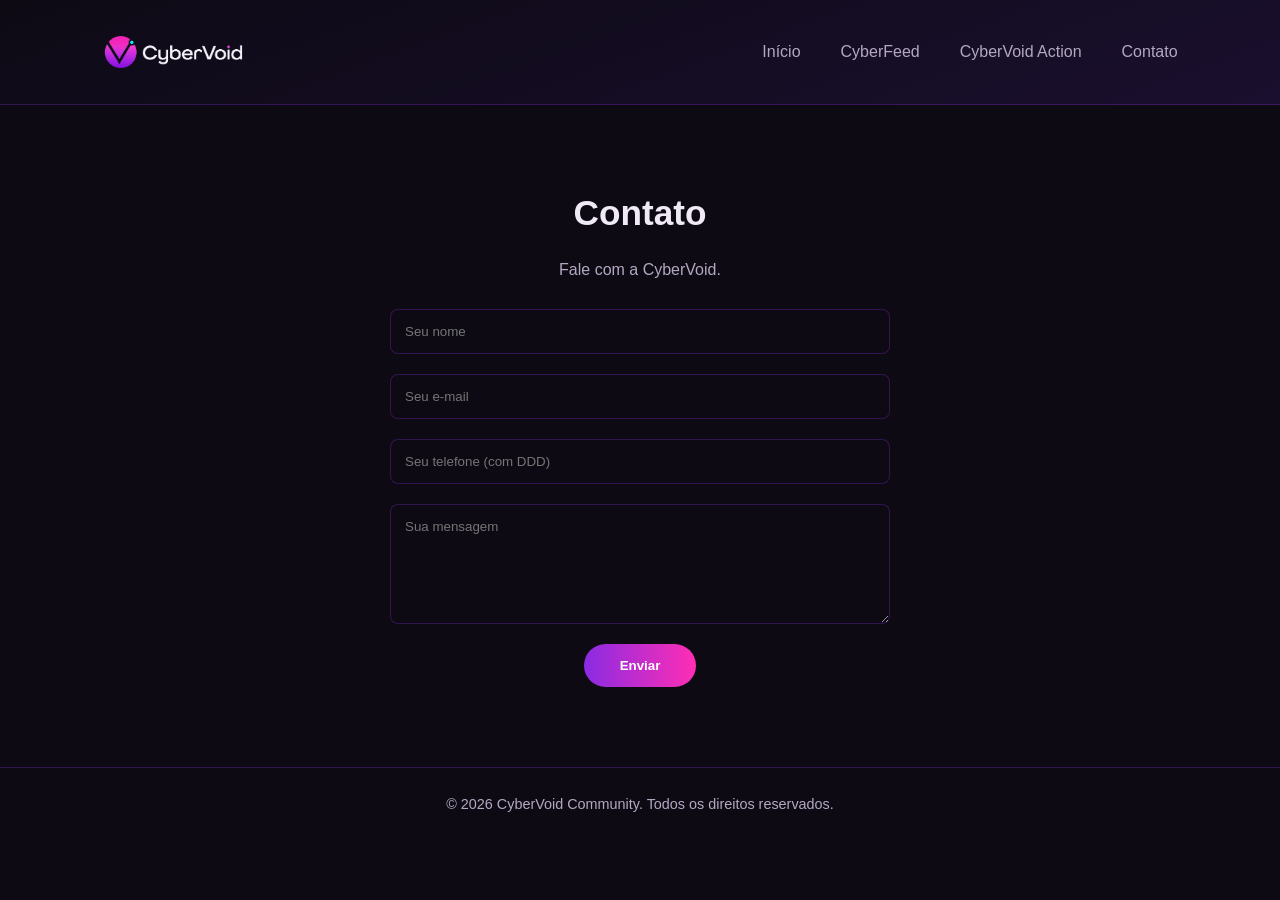
<file: contato.html>
<!DOCTYPE html>
<html lang="pt-BR">
<head>
    <meta charset="UTF-8">
    <meta name="viewport" content="width=device-width, initial-scale=1.0">
    <title>CyberVoid Community | Contato</title>
    <link rel="stylesheet" href="style.css">
</head>
<body>

                        
    
         <!--Você se torna o que você faz repetidamente,
           excelência por tanto é um habito, não um ato. -->


                       <!-- HEADER -->


    <header id="header-pagina">
        <nav class="navbar">
            <a href="index.html" class="logo" aria-label="CyberVoid — Página inicial">
                <img
                    src="images/cybervoid-logo-behavioral-transparent.png"
                    alt="CyberVoid"
                    class="site-logo-image"
                    width="1543"
                    height="412"
                >
            </a>

        <!--Menu hambúrguer-->

        <button id="menu-toggle" aria-label="Abrir menu">
    <span></span>
    <span></span>
    <span></span>
</button>

            <ul class="nav-links" id="nav-links">
                <li><a href="index.html">Início</a></li>
                <li><a href="cyberfeed.html">CyberFeed</a></li>
                <li><a href="void-runner.html">CyberVoid Action</a></li>
                <li><a href="contato.html">Contato</a></li>
            </ul>
    </nav>
    </header>

                           <!-- CONTATO -->


<section id="contato">
    <div class="painel-contato">
        <!-- Contato direto, sem texto institucional longo. -->
        <h2>Contato</h2>
        <p class="contato-subtitulo">Fale com a CyberVoid.</p>
        <form id="form-contato">
            <input type="hidden" name="access_key" value="1c5a3a95-ffed-4f87-a47e-2a936c20271f">
            <input type="hidden" name="subject" value="Nova mensagem do site CyberVoid Company">
            <input type="text" name="name" placeholder="Seu nome" required>
            <input type="email" name="email" placeholder="Seu e-mail" required>
            <input type="tel" name="telefone" placeholder="Seu telefone (com DDD)">
            <textarea name="message" placeholder="Sua mensagem" required></textarea>
            <button type="submit" class="btn-primary">Enviar</button>
        </form>
        <p id="mensagem-sucesso">Mensagem enviada.</p>
    </div>
</section>

    <!-- FOOTER -->
    <footer>
        <p>&copy; 2026 CyberVoid Community. Todos os direitos reservados.</p>
    </footer>

    <script src="javascript.js"></script>
</body>
</html>
</file>
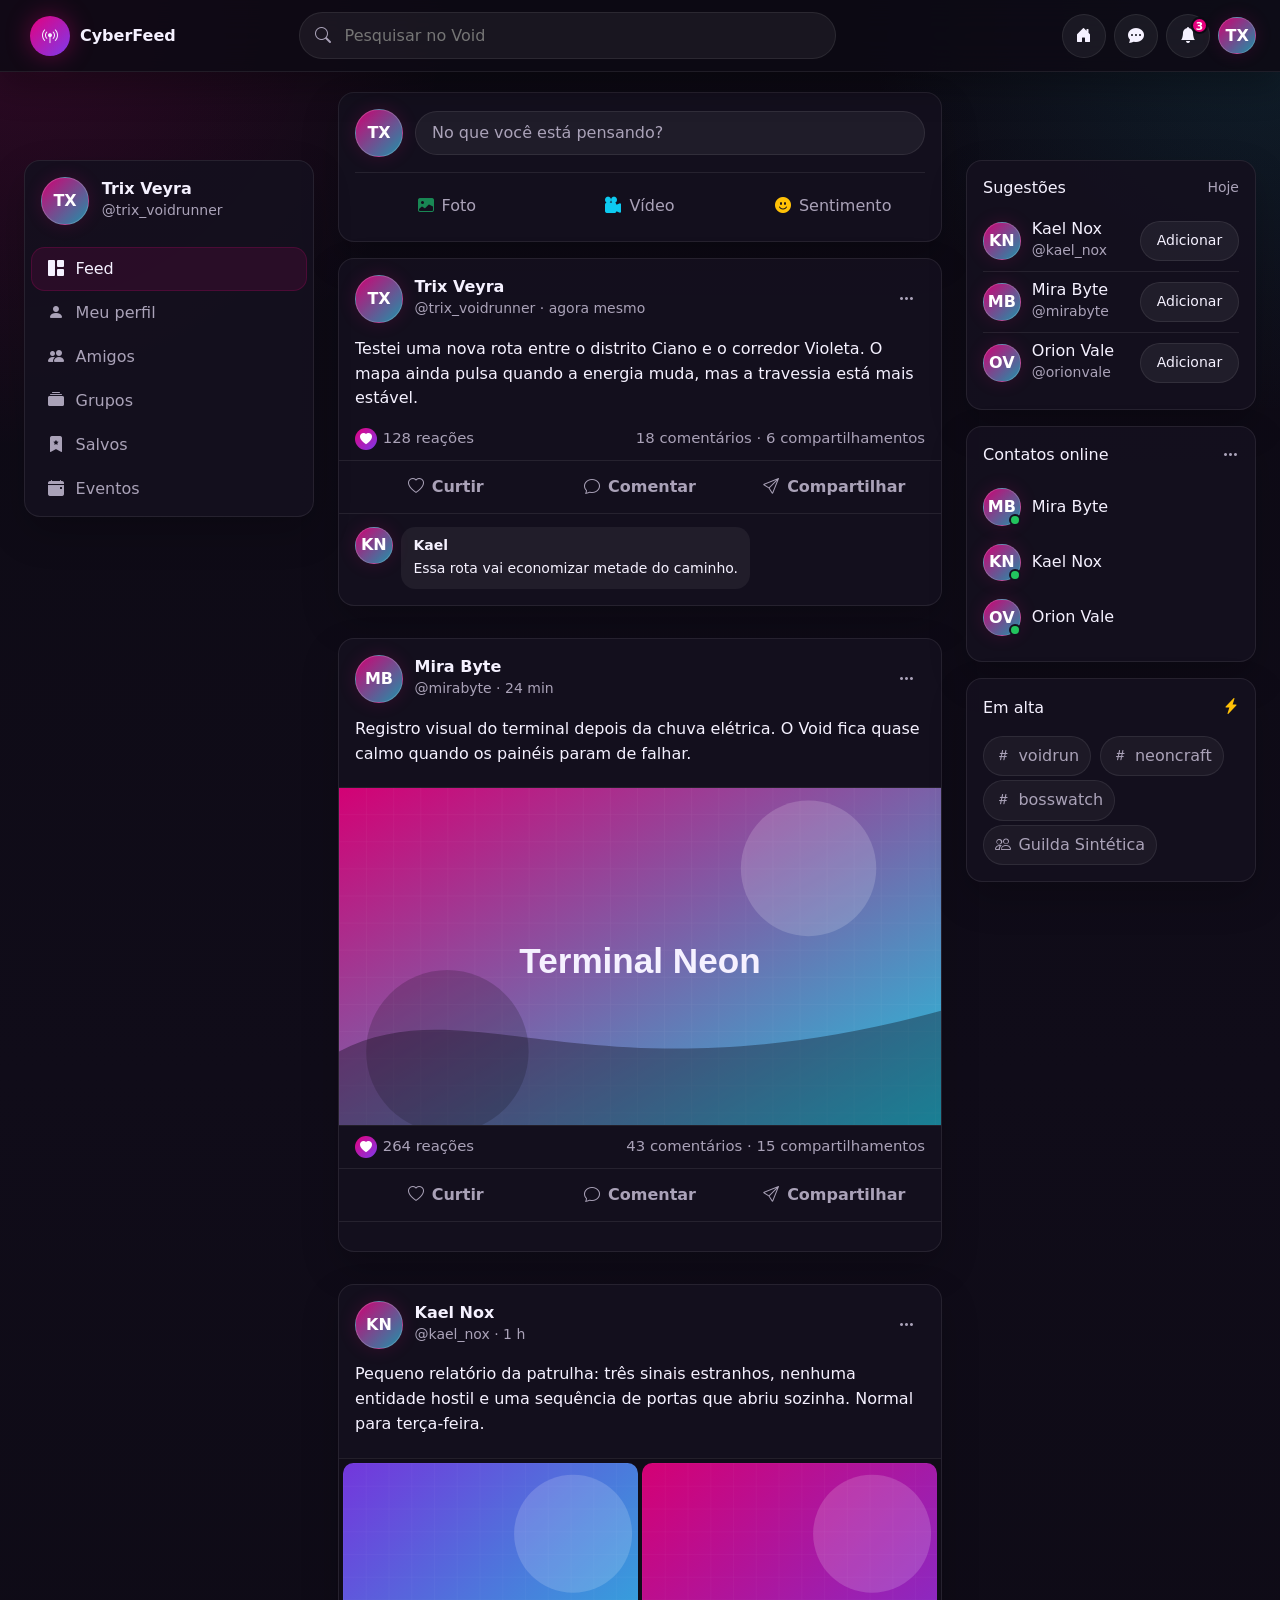
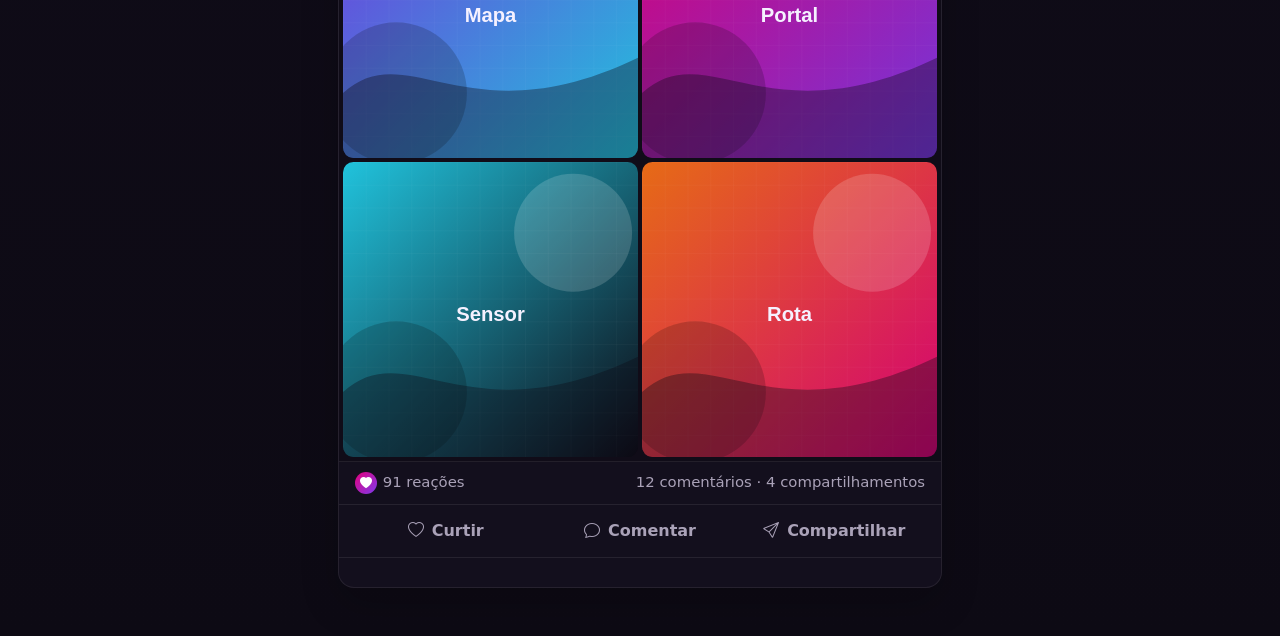
<file: cyberfeed-prototipo.html>
<!DOCTYPE html>
<html lang="pt-BR">
<head>
    <meta charset="UTF-8">
    <meta name="viewport" content="width=device-width, initial-scale=1.0">
    <title>CyberFeed - Protótipo visual</title>
    <link href="https://cdn.jsdelivr.net/npm/bootstrap@5.3.8/dist/css/bootstrap.min.css" rel="stylesheet">
    <link href="https://cdn.jsdelivr.net/npm/bootstrap-icons@1.13.1/font/bootstrap-icons.min.css" rel="stylesheet">
    <style>
        /* Tema visual isolado do protótipo. */
        :root {
            --cv-bg: #0d0a14;
            --cv-card: #14101f;
            --cv-elevated: #1b1528;
            --cv-text: #f5f1ff;
            --cv-muted: #aaa2b8;
            --cv-magenta: #e5007d;
            --cv-purple: #7c3aed;
            --cv-cyan: #22d3ee;
            --cv-border: rgba(255, 255, 255, 0.08);
            --cv-border-strong: rgba(229, 0, 125, 0.42);
            --cv-shadow: 0 22px 55px rgba(0, 0, 0, 0.35);
            --cv-navbar-height: 72px;
        }

        * {
            box-sizing: border-box;
        }

        html {
            overflow-x: hidden;
        }

        body {
            min-height: 100vh;
            overflow-x: hidden;
            background:
                radial-gradient(circle at top left, rgba(229, 0, 125, 0.16), transparent 28rem),
                radial-gradient(circle at top right, rgba(34, 211, 238, 0.11), transparent 26rem),
                linear-gradient(180deg, #0d0a14 0%, #100c19 48%, #0d0a14 100%);
            color: var(--cv-text);
            font-family: Inter, ui-sans-serif, system-ui, -apple-system, BlinkMacSystemFont, "Segoe UI", sans-serif;
            padding-top: var(--cv-navbar-height);
        }

        a {
            color: inherit;
            text-decoration: none;
        }

        button,
        input {
            font: inherit;
        }

        .prototype-navbar {
            min-height: var(--cv-navbar-height);
            border-bottom: 1px solid var(--cv-border);
            background: rgba(13, 10, 20, 0.86);
            backdrop-filter: blur(18px);
            box-shadow: 0 14px 34px rgba(0, 0, 0, 0.28);
        }

        .brand-mark {
            display: inline-flex;
            align-items: center;
            gap: 0.62rem;
            color: var(--cv-text);
            font-weight: 800;
            letter-spacing: 0;
            border: 0;
            background: transparent;
        }

        .brand-mark span:first-child {
            display: grid;
            place-items: center;
            width: 2.5rem;
            height: 2.5rem;
            border-radius: 50%;
            background: linear-gradient(135deg, var(--cv-magenta), var(--cv-purple));
            box-shadow: 0 0 24px rgba(229, 0, 125, 0.38);
        }

        .nav-search {
            width: min(36rem, 42vw);
            position: relative;
        }

        .nav-search i {
            position: absolute;
            top: 50%;
            left: 1rem;
            transform: translateY(-50%);
            color: var(--cv-muted);
        }

        .nav-search input {
            width: 100%;
            min-height: 2.75rem;
            border: 1px solid var(--cv-border);
            border-radius: 999px;
            background: rgba(255, 255, 255, 0.055);
            color: var(--cv-text);
            padding: 0.65rem 1rem 0.65rem 2.8rem;
            outline: none;
        }

        .nav-search input:focus {
            border-color: rgba(34, 211, 238, 0.45);
            box-shadow: 0 0 0 0.22rem rgba(34, 211, 238, 0.11);
        }

        .nav-icon-button,
        .soft-action,
        .primary-action {
            display: inline-flex;
            align-items: center;
            justify-content: center;
            gap: 0.5rem;
            border: 1px solid var(--cv-border);
            color: var(--cv-text);
            background: rgba(255, 255, 255, 0.06);
            transition: transform 180ms ease, border-color 180ms ease, background 180ms ease, box-shadow 180ms ease;
        }

        .nav-icon-button {
            width: 2.75rem;
            height: 2.75rem;
            border-radius: 50%;
            padding: 0;
            position: relative;
        }

        .nav-icon-button:hover,
        .nav-icon-button:focus-visible,
        .soft-action:hover,
        .soft-action:focus-visible {
            color: var(--cv-text);
            border-color: rgba(34, 211, 238, 0.35);
            background: rgba(34, 211, 238, 0.09);
            box-shadow: 0 0 18px rgba(34, 211, 238, 0.14);
            transform: translateY(-1px);
        }

        .primary-action {
            border-color: rgba(229, 0, 125, 0.58);
            background: linear-gradient(135deg, var(--cv-magenta), var(--cv-purple));
            box-shadow: 0 14px 30px rgba(124, 58, 237, 0.23);
        }

        .primary-action:hover,
        .primary-action:focus-visible {
            color: var(--cv-text);
            border-color: rgba(245, 241, 255, 0.3);
            transform: translateY(-1px);
        }

        .soft-action {
            min-height: 2.5rem;
            border-radius: 999px;
            padding: 0.5rem 0.9rem;
        }

        .notification-dot {
            position: absolute;
            top: 0.16rem;
            right: 0.08rem;
            min-width: 1.08rem;
            height: 1.08rem;
            border-radius: 999px;
            display: grid;
            place-items: center;
            border: 2px solid #0d0a14;
            background: var(--cv-magenta);
            color: #fff;
            font-size: 0.66rem;
            font-weight: 800;
        }

        .avatar {
            display: inline-grid;
            place-items: center;
            flex: 0 0 auto;
            border-radius: 50%;
            overflow: hidden;
            border: 1px solid rgba(255, 255, 255, 0.18);
            background: linear-gradient(135deg, rgba(229, 0, 125, 0.9), rgba(34, 211, 238, 0.68));
            color: white;
            font-weight: 800;
            box-shadow: 0 0 18px rgba(229, 0, 125, 0.16);
        }

        .avatar-sm {
            width: 2.35rem;
            height: 2.35rem;
        }

        .avatar-md {
            width: 3rem;
            height: 3rem;
        }

        .avatar-lg {
            width: 5.4rem;
            height: 5.4rem;
            font-size: 1.7rem;
        }

        .avatar-xl {
            width: 10.5rem;
            height: 10.5rem;
            border: 5px solid var(--cv-card);
            font-size: 3.2rem;
            box-shadow: 0 18px 45px rgba(0, 0, 0, 0.38), 0 0 28px rgba(229, 0, 125, 0.18);
        }

        .avatar img,
        .post-media img,
        .profile-cover img,
        .photo-tile img,
        .mini-photo-grid img {
            width: 100%;
            height: 100%;
            object-fit: cover;
            display: block;
        }

        .avatar-button {
            border: 0;
            background: transparent;
            padding: 0;
        }

        .dropdown-menu {
            --bs-dropdown-bg: #1b1528;
            --bs-dropdown-border-color: rgba(255, 255, 255, 0.1);
            --bs-dropdown-link-color: var(--cv-text);
            --bs-dropdown-link-hover-color: var(--cv-text);
            --bs-dropdown-link-hover-bg: rgba(229, 0, 125, 0.14);
            box-shadow: var(--cv-shadow);
        }

        .app-shell {
            width: min(1480px, 100%);
            margin: 0 auto;
            padding: 1.25rem clamp(0.75rem, 2vw, 1.5rem) 3rem;
        }

        .left-rail,
        .right-rail {
            position: sticky;
            top: calc(var(--cv-navbar-height) + 1rem);
        }

        .surface-card {
            border: 1px solid var(--cv-border);
            border-radius: 1rem;
            background: rgba(20, 16, 31, 0.9);
            box-shadow: 0 16px 38px rgba(0, 0, 0, 0.2);
        }

        .surface-card + .surface-card {
            margin-top: 1rem;
        }

        .side-profile {
            display: flex;
            align-items: center;
            gap: 0.8rem;
            padding: 1rem;
        }

        .side-profile strong,
        .author-button strong,
        .suggestion-name,
        .contact-name {
            color: var(--cv-text);
            line-height: 1.15;
        }

        .muted-text {
            color: var(--cv-muted);
        }

        .side-menu {
            padding: 0.35rem;
        }

        .side-menu .nav-link {
            display: flex;
            align-items: center;
            gap: 0.75rem;
            min-height: 2.75rem;
            border-radius: 0.85rem;
            color: var(--cv-muted);
            border: 1px solid transparent;
        }

        .side-menu .nav-link:hover,
        .side-menu .nav-link.active,
        .side-menu .nav-link:focus-visible {
            color: var(--cv-text);
            background: rgba(229, 0, 125, 0.1);
            border-color: rgba(229, 0, 125, 0.18);
        }

        .composer {
            padding: 1rem;
        }

        .composer-top {
            display: flex;
            gap: 0.75rem;
            align-items: center;
        }

        .composer-prompt {
            flex: 1;
            min-height: 2.8rem;
            border: 1px solid var(--cv-border);
            border-radius: 999px;
            background: rgba(255, 255, 255, 0.055);
            color: var(--cv-muted);
            display: flex;
            align-items: center;
            padding: 0.55rem 1rem;
        }

        .composer-actions {
            border-top: 1px solid var(--cv-border);
            margin-top: 0.95rem;
            padding-top: 0.8rem;
            display: grid;
            grid-template-columns: repeat(3, 1fr);
            gap: 0.6rem;
        }

        .composer-actions button {
            border: 0;
            border-radius: 0.75rem;
            background: transparent;
            color: var(--cv-muted);
            min-height: 2.45rem;
        }

        .composer-actions button:hover,
        .composer-actions button:focus-visible {
            color: var(--cv-text);
            background: rgba(255, 255, 255, 0.065);
        }

        .post-card {
            overflow: hidden;
        }

        .post-header {
            display: flex;
            align-items: center;
            gap: 0.72rem;
            padding: 1rem 1rem 0;
        }

        .author-button {
            border: 0;
            background: transparent;
            color: inherit;
            text-align: left;
            padding: 0;
        }

        .author-button:hover strong,
        .author-button:focus-visible strong {
            color: var(--cv-cyan);
        }

        .post-menu {
            margin-left: auto;
            width: 2.2rem;
            height: 2.2rem;
            border-radius: 50%;
            border: 1px solid transparent;
            background: transparent;
            color: var(--cv-muted);
        }

        .post-menu:hover,
        .post-menu:focus-visible {
            color: var(--cv-text);
            border-color: var(--cv-border);
            background: rgba(255, 255, 255, 0.06);
        }

        .post-body {
            padding: 0.85rem 1rem 0.4rem;
        }

        .post-body p {
            margin: 0;
            color: var(--cv-text);
            line-height: 1.55;
        }

        .post-media {
            margin-top: 0.9rem;
            border-top: 1px solid var(--cv-border);
            border-bottom: 1px solid var(--cv-border);
            background: rgba(0, 0, 0, 0.18);
        }

        .post-media.single {
            aspect-ratio: 16 / 9;
        }

        .post-media.grid {
            display: grid;
            grid-template-columns: repeat(2, minmax(0, 1fr));
            gap: 0.25rem;
            padding: 0.25rem;
        }

        .post-media.grid .grid-shot {
            aspect-ratio: 1 / 1;
            overflow: hidden;
            border-radius: 0.65rem;
            background: #100c19;
        }

        .post-stats {
            display: flex;
            justify-content: space-between;
            gap: 1rem;
            padding: 0.6rem 1rem;
            color: var(--cv-muted);
            font-size: 0.93rem;
        }

        .reaction-mark {
            display: inline-flex;
            align-items: center;
            justify-content: center;
            width: 1.38rem;
            height: 1.38rem;
            border-radius: 50%;
            background: linear-gradient(135deg, var(--cv-magenta), var(--cv-purple));
            color: white;
            font-size: 0.75rem;
            margin-right: 0.35rem;
        }

        .post-actions {
            display: grid;
            grid-template-columns: repeat(3, 1fr);
            border-top: 1px solid var(--cv-border);
            padding: 0.35rem 0.6rem;
        }

        .post-actions button {
            min-height: 2.55rem;
            border: 0;
            border-radius: 0.72rem;
            background: transparent;
            color: var(--cv-muted);
            font-weight: 650;
        }

        .post-actions button:hover,
        .post-actions button:focus-visible {
            color: var(--cv-text);
            background: rgba(255, 255, 255, 0.06);
        }

        .post-actions button.is-liked {
            color: var(--cv-magenta);
        }

        .comments-preview {
            border-top: 1px solid var(--cv-border);
            padding: 0.8rem 1rem 1rem;
        }

        .comment-row {
            display: flex;
            gap: 0.55rem;
            align-items: flex-start;
        }

        .comment-bubble {
            background: rgba(255, 255, 255, 0.06);
            border-radius: 0.9rem;
            padding: 0.55rem 0.75rem;
            min-width: 0;
        }

        .comment-box {
            margin-top: 0.75rem;
        }

        .comment-box[hidden] {
            display: none !important;
        }

        .comment-box input {
            width: 100%;
            border: 1px solid var(--cv-border);
            border-radius: 999px;
            background: rgba(255, 255, 255, 0.055);
            color: var(--cv-text);
            min-height: 2.4rem;
            padding: 0.45rem 0.85rem;
        }

        .right-panel {
            padding: 1rem;
        }

        .panel-title {
            display: flex;
            align-items: center;
            justify-content: space-between;
            gap: 1rem;
            margin-bottom: 0.8rem;
        }

        .panel-title h2 {
            font-size: 1rem;
            margin: 0;
        }

        .suggestion-row,
        .contact-row {
            display: flex;
            align-items: center;
            gap: 0.7rem;
            padding: 0.55rem 0;
        }

        .suggestion-row + .suggestion-row,
        .contact-row + .contact-row {
            border-top: 1px solid var(--cv-border);
        }

        .suggestion-row .btn {
            margin-left: auto;
            min-width: 6.2rem;
        }

        .online-wrap {
            position: relative;
        }

        .online-dot {
            position: absolute;
            right: 0;
            bottom: 0;
            width: 0.74rem;
            height: 0.74rem;
            border-radius: 50%;
            border: 2px solid var(--cv-card);
            background: #22c55e;
        }

        .trend-pill {
            display: inline-flex;
            align-items: center;
            gap: 0.45rem;
            border-radius: 999px;
            border: 1px solid var(--cv-border);
            color: var(--cv-muted);
            padding: 0.45rem 0.7rem;
            margin: 0.25rem 0.2rem 0 0;
            background: rgba(255, 255, 255, 0.045);
        }

        .app-view[hidden] {
            display: none !important;
        }

        .profile-page {
            width: min(1160px, 100%);
            margin: 0 auto;
        }

        .profile-back-row {
            margin-bottom: 1rem;
        }

        .profile-hero {
            overflow: hidden;
        }

        .profile-cover {
            height: clamp(13rem, 28vw, 23rem);
            background: #100c19;
        }

        .profile-identity {
            display: grid;
            grid-template-columns: auto minmax(0, 1fr) auto;
            gap: 1.1rem;
            align-items: end;
            padding: 0 1.25rem 1.25rem;
            margin-top: -4.4rem;
            position: relative;
            z-index: 1;
        }

        .profile-text {
            min-width: 0;
            padding-top: 4.75rem;
        }

        .profile-text h1 {
            margin: 0;
            max-width: 100%;
            color: var(--cv-text);
            font-size: clamp(1.5rem, 2.8vw, 2rem);
            line-height: 1.08;
            overflow-wrap: anywhere;
        }

        .profile-text p {
            margin: 0.3rem 0 0;
            color: var(--cv-muted);
        }

        .profile-actions {
            display: flex;
            flex-wrap: wrap;
            gap: 0.55rem;
            justify-content: flex-end;
            padding-bottom: 0.18rem;
        }

        .profile-tabs {
            border-top: 1px solid var(--cv-border);
            border-bottom: 0;
            padding: 0.25rem 1rem 0;
            overflow-x: auto;
            flex-wrap: nowrap;
            scrollbar-width: thin;
        }

        .profile-tabs .nav-link {
            color: var(--cv-muted);
            border: 0;
            border-bottom: 3px solid transparent;
            border-radius: 0;
            white-space: nowrap;
            font-weight: 700;
            min-height: 3.2rem;
        }

        .profile-tabs .nav-link:hover,
        .profile-tabs .nav-link:focus-visible {
            color: var(--cv-text);
        }

        .profile-tabs .nav-link.active {
            color: var(--cv-text);
            background: transparent;
            border-color: var(--cv-magenta);
        }

        .profile-content {
            margin-top: 1rem;
        }

        .intro-list,
        .about-list {
            display: grid;
            gap: 0.72rem;
            margin: 0;
            padding: 0;
            list-style: none;
        }

        .intro-list li,
        .about-list li {
            display: flex;
            align-items: flex-start;
            gap: 0.65rem;
            color: var(--cv-muted);
        }

        .intro-list i,
        .about-list i {
            color: var(--cv-cyan);
        }

        .mini-photo-grid,
        .friends-grid,
        .photos-grid {
            display: grid;
            gap: 0.55rem;
        }

        .mini-photo-grid {
            grid-template-columns: repeat(3, 1fr);
        }

        .mini-photo-grid img,
        .photos-grid img {
            aspect-ratio: 1 / 1;
            border-radius: 0.65rem;
            object-fit: cover;
            border: 1px solid var(--cv-border);
        }

        .friends-grid {
            grid-template-columns: repeat(auto-fill, minmax(9rem, 1fr));
        }

        .friend-card {
            display: flex;
            align-items: center;
            gap: 0.65rem;
            border: 1px solid var(--cv-border);
            border-radius: 0.85rem;
            background: rgba(255, 255, 255, 0.045);
            padding: 0.65rem;
            min-width: 0;
        }

        .friend-card span:last-child {
            min-width: 0;
            overflow-wrap: anywhere;
            font-weight: 700;
        }

        .photos-grid {
            grid-template-columns: repeat(auto-fill, minmax(8.5rem, 1fr));
        }

        .mobile-search {
            width: 100%;
            margin-top: 0.7rem;
        }

        .offcanvas {
            background: #14101f;
            color: var(--cv-text);
        }

        .btn-close {
            filter: invert(1) grayscale(1);
        }

        @media (max-width: 1199.98px) {
            .right-rail {
                display: none;
            }
        }

        @media (max-width: 991.98px) {
            :root {
                --cv-navbar-height: 66px;
            }

            .left-rail {
                position: static;
            }

            .app-shell {
                padding-top: 0.9rem;
            }

            .desktop-search {
                display: none;
            }
        }

        @media (max-width: 767.98px) {
            .brand-mark span:last-child {
                display: none;
            }

            .nav-icon-button {
                width: 2.45rem;
                height: 2.45rem;
            }

            .composer-actions {
                grid-template-columns: 1fr;
            }

            .post-actions button {
                font-size: 0.9rem;
            }

            .post-stats {
                flex-direction: column;
                gap: 0.35rem;
            }

            .profile-identity {
                grid-template-columns: 1fr;
                justify-items: center;
                text-align: center;
                gap: 0.7rem;
                margin-top: -3.45rem;
                padding-inline: 1rem;
            }

            .profile-text {
                padding-top: 0;
            }

            .avatar-xl {
                width: 7.2rem;
                height: 7.2rem;
                font-size: 2.2rem;
                border-width: 4px;
            }

            .profile-actions {
                justify-content: center;
                width: 100%;
            }

            .profile-actions .btn {
                flex: 1 1 auto;
            }

            .profile-cover {
                height: 12.5rem;
            }
        }

        @media (max-width: 420px) {
            .app-shell {
                padding-inline: 0.55rem;
            }

            .surface-card {
                border-radius: 0.85rem;
            }

            .post-header,
            .post-body,
            .comments-preview,
            .composer,
            .right-panel {
                padding-inline: 0.78rem;
            }

            .suggestion-row {
                align-items: flex-start;
            }

            .suggestion-row .btn {
                min-width: auto;
                padding-inline: 0.6rem;
            }
        }
    </style>
</head>
<body>
    <!-- Navbar principal do protótipo. -->
    <nav class="navbar fixed-top prototype-navbar">
        <div class="container-fluid gap-2 px-3 px-lg-4">
            <button class="nav-icon-button d-lg-none" type="button" data-bs-toggle="offcanvas" data-bs-target="#mobileMenu" aria-controls="mobileMenu" aria-label="Abrir menu">
                <i class="bi bi-list"></i>
            </button>

            <button type="button" class="brand-mark" data-route="feed" aria-label="Abrir feed">
                <span><i class="bi bi-broadcast-pin"></i></span>
                <span>CyberFeed</span>
            </button>

            <form class="nav-search desktop-search mx-auto" role="search">
                <i class="bi bi-search"></i>
                <input type="search" aria-label="Pesquisar na rede" placeholder="Pesquisar no Void">
            </form>

            <div class="d-flex align-items-center gap-2 ms-auto">
                <button type="button" class="nav-icon-button" data-route="feed" aria-label="Início">
                    <i class="bi bi-house-door-fill"></i>
                </button>
                <button type="button" class="nav-icon-button" aria-label="Mensagens">
                    <i class="bi bi-chat-dots-fill"></i>
                </button>
                <button type="button" class="nav-icon-button" aria-label="Notificações">
                    <i class="bi bi-bell-fill"></i>
                    <span class="notification-dot">3</span>
                </button>
                <div class="dropdown">
                    <button class="avatar-button" type="button" data-bs-toggle="dropdown" aria-expanded="false" aria-label="Abrir menu do usuário">
                        <span class="avatar avatar-sm" data-avatar="Trix">TX</span>
                    </button>
                    <ul class="dropdown-menu dropdown-menu-end">
                        <li><button class="dropdown-item" type="button" data-route="profile" data-profile-target="me"><i class="bi bi-person-circle me-2"></i>Meu perfil</button></li>
                        <li><button class="dropdown-item" type="button"><i class="bi bi-gear me-2"></i>Configurações</button></li>
                        <li><hr class="dropdown-divider"></li>
                        <li><button class="dropdown-item" type="button"><i class="bi bi-box-arrow-right me-2"></i>Sair</button></li>
                    </ul>
                </div>
            </div>

            <form class="nav-search mobile-search d-lg-none" role="search">
                <i class="bi bi-search"></i>
                <input type="search" aria-label="Pesquisar na rede" placeholder="Buscar">
            </form>
        </div>
    </nav>

    <!-- Menu móvel. -->
    <div class="offcanvas offcanvas-start" tabindex="-1" id="mobileMenu" aria-labelledby="mobileMenuLabel">
        <div class="offcanvas-header">
            <h2 class="offcanvas-title fs-5" id="mobileMenuLabel">Navegação</h2>
            <button type="button" class="btn-close" data-bs-dismiss="offcanvas" aria-label="Fechar"></button>
        </div>
        <div class="offcanvas-body">
            <div class="side-profile">
                <span class="avatar avatar-md" data-avatar="Trix">TX</span>
                <div class="min-w-0">
                    <strong>Trix Veyra</strong>
                    <div class="muted-text small">@trix_voidrunner</div>
                </div>
            </div>
            <nav class="nav flex-column side-menu" aria-label="Menu social móvel">
                <button type="button" class="nav-link active" data-route="feed"><i class="bi bi-grid-1x2-fill"></i>Feed</button>
                <button type="button" class="nav-link" data-route="profile" data-profile-target="me"><i class="bi bi-person-fill"></i>Meu perfil</button>
                <button type="button" class="nav-link"><i class="bi bi-people-fill"></i>Amigos</button>
                <button type="button" class="nav-link"><i class="bi bi-collection-fill"></i>Grupos</button>
                <button type="button" class="nav-link"><i class="bi bi-bookmark-star-fill"></i>Salvos</button>
                <button type="button" class="nav-link"><i class="bi bi-calendar-event-fill"></i>Eventos</button>
            </nav>
        </div>
    </div>

    <main class="app-shell">
        <!-- Feed global. -->
        <section class="app-view" data-view="feed" aria-live="polite">
            <div class="row g-4">
                <aside class="col-xl-3 d-none d-lg-block">
                    <div class="left-rail">
                        <section class="surface-card">
                            <button type="button" class="side-profile w-100 text-start border-0 bg-transparent" data-route="profile" data-profile-target="me">
                                <span class="avatar avatar-md" data-avatar="Trix">TX</span>
                                <span class="min-w-0">
                                    <strong class="d-block">Trix Veyra</strong>
                                    <span class="muted-text small">@trix_voidrunner</span>
                                </span>
                            </button>
                            <nav class="nav flex-column side-menu" aria-label="Menu social">
                                <button type="button" class="nav-link active" data-route="feed"><i class="bi bi-grid-1x2-fill"></i>Feed</button>
                                <button type="button" class="nav-link" data-route="profile" data-profile-target="me"><i class="bi bi-person-fill"></i>Meu perfil</button>
                                <button type="button" class="nav-link"><i class="bi bi-people-fill"></i>Amigos</button>
                                <button type="button" class="nav-link"><i class="bi bi-collection-fill"></i>Grupos</button>
                                <button type="button" class="nav-link"><i class="bi bi-bookmark-star-fill"></i>Salvos</button>
                                <button type="button" class="nav-link"><i class="bi bi-calendar-event-fill"></i>Eventos</button>
                            </nav>
                        </section>
                    </div>
                </aside>

                <section class="col-12 col-lg-8 col-xl-6">
                    <article class="surface-card composer">
                        <div class="composer-top">
                            <button type="button" class="avatar-button" data-route="profile" data-profile-target="me" aria-label="Abrir perfil de Trix">
                                <span class="avatar avatar-md" data-avatar="Trix">TX</span>
                            </button>
                            <button type="button" class="composer-prompt text-start">No que você está pensando?</button>
                        </div>
                        <div class="composer-actions">
                            <button type="button"><i class="bi bi-image-fill me-2 text-success"></i>Foto</button>
                            <button type="button"><i class="bi bi-camera-reels-fill me-2 text-info"></i>Vídeo</button>
                            <button type="button"><i class="bi bi-emoji-smile-fill me-2 text-warning"></i>Sentimento</button>
                        </div>
                    </article>

                    <div class="vstack gap-3 mt-3" data-post-list></div>
                </section>

                <aside class="col-lg-4 col-xl-3 d-none d-lg-block">
                    <div class="right-rail">
                        <section class="surface-card right-panel">
                            <div class="panel-title">
                                <h2>Sugestões</h2>
                                <span class="muted-text small">Hoje</span>
                            </div>
                            <div data-suggestions></div>
                        </section>

                        <section class="surface-card right-panel">
                            <div class="panel-title">
                                <h2>Contatos online</h2>
                                <i class="bi bi-three-dots muted-text"></i>
                            </div>
                            <div data-contacts></div>
                        </section>

                        <section class="surface-card right-panel">
                            <div class="panel-title">
                                <h2>Em alta</h2>
                                <i class="bi bi-lightning-charge-fill text-warning"></i>
                            </div>
                            <div>
                                <span class="trend-pill"><i class="bi bi-hash"></i>voidrun</span>
                                <span class="trend-pill"><i class="bi bi-hash"></i>neoncraft</span>
                                <span class="trend-pill"><i class="bi bi-hash"></i>bosswatch</span>
                                <span class="trend-pill"><i class="bi bi-people"></i>Guilda Sintética</span>
                            </div>
                        </section>
                    </div>
                </aside>
            </div>
        </section>

        <!-- Perfil visual demonstrativo. -->
        <section class="app-view" data-view="profile" aria-live="polite" hidden>
            <div class="profile-page">
                <div class="profile-back-row">
                    <button type="button" class="btn soft-action" data-route="feed">
                        <i class="bi bi-arrow-left"></i>Voltar ao Feed
                    </button>
                </div>

                <article class="surface-card profile-hero">
                    <div class="profile-cover">
                        <img data-profile-cover alt="">
                    </div>
                    <div class="profile-identity">
                        <span class="avatar avatar-xl" data-profile-avatar>TX</span>
                        <div class="profile-text">
                            <h1 data-profile-name>Trix Veyra</h1>
                            <p data-profile-username>@trix_voidrunner</p>
                            <p data-profile-bio>Exploradora do Void, caçadora de bugs dimensionais e fã de neon frio.</p>
                            <p class="small" data-profile-count>1.284 amigos</p>
                        </div>
                        <div class="profile-actions">
                            <button type="button" class="btn primary-action" data-profile-primary-action>Editar perfil</button>
                            <button type="button" class="btn soft-action" aria-label="Mais opções"><i class="bi bi-three-dots"></i></button>
                        </div>
                    </div>
                    <ul class="nav nav-tabs profile-tabs" id="profileTabs" role="tablist">
                        <li class="nav-item" role="presentation">
                            <button class="nav-link active" id="posts-tab" data-bs-toggle="tab" data-bs-target="#posts-pane" type="button" role="tab" aria-controls="posts-pane" aria-selected="true">Publicações</button>
                        </li>
                        <li class="nav-item" role="presentation">
                            <button class="nav-link" id="about-tab" data-bs-toggle="tab" data-bs-target="#about-pane" type="button" role="tab" aria-controls="about-pane" aria-selected="false">Sobre</button>
                        </li>
                        <li class="nav-item" role="presentation">
                            <button class="nav-link" id="friends-tab" data-bs-toggle="tab" data-bs-target="#friends-pane" type="button" role="tab" aria-controls="friends-pane" aria-selected="false">Amigos</button>
                        </li>
                        <li class="nav-item" role="presentation">
                            <button class="nav-link" id="photos-tab" data-bs-toggle="tab" data-bs-target="#photos-pane" type="button" role="tab" aria-controls="photos-pane" aria-selected="false">Fotos</button>
                        </li>
                    </ul>
                </article>

                <div class="tab-content profile-content" id="profileTabsContent">
                    <section class="tab-pane fade show active" id="posts-pane" role="tabpanel" aria-labelledby="posts-tab" tabindex="0">
                        <div class="row g-4">
                            <aside class="col-lg-4">
                                <section class="surface-card right-panel">
                                    <div class="panel-title">
                                        <h2>Apresentação</h2>
                                    </div>
                                    <ul class="intro-list">
                                        <li><i class="bi bi-stars"></i><span data-profile-intro>Exploradora do Void, caçadora de bugs dimensionais e fã de neon frio.</span></li>
                                        <li><i class="bi bi-geo-alt-fill"></i><span>Setor Aurora, CyberVoid</span></li>
                                        <li><i class="bi bi-person-hearts"></i><span data-profile-followers>1.284 amigos</span></li>
                                    </ul>
                                </section>
                                <section class="surface-card right-panel">
                                    <div class="panel-title">
                                        <h2>Fotos</h2>
                                        <span class="muted-text small">12</span>
                                    </div>
                                    <div class="mini-photo-grid" data-profile-mini-photos></div>
                                </section>
                            </aside>
                            <section class="col-lg-8">
                                <article class="surface-card composer mb-3">
                                    <div class="composer-top">
                                        <span class="avatar avatar-md" data-avatar="Trix">TX</span>
                                        <button type="button" class="composer-prompt text-start">Criar uma publicação</button>
                                    </div>
                                </article>
                                <div class="vstack gap-3" data-profile-posts></div>
                            </section>
                        </div>
                    </section>

                    <section class="tab-pane fade" id="about-pane" role="tabpanel" aria-labelledby="about-tab" tabindex="0">
                        <article class="surface-card right-panel">
                            <div class="panel-title">
                                <h2>Sobre</h2>
                            </div>
                            <ul class="about-list">
                                <li><i class="bi bi-house-heart-fill"></i><span>Vive em Setor Aurora</span></li>
                                <li><i class="bi bi-briefcase-fill"></i><span>Operadora de missões na Guilda Void Runner</span></li>
                                <li><i class="bi bi-mortarboard-fill"></i><span>Estudou criptografia visual na Academia Neon</span></li>
                                <li><i class="bi bi-calendar-check-fill"></i><span>Entrou no CyberVoid em 2026</span></li>
                                <li><i class="bi bi-link-45deg"></i><span>cybervoid.local/trix</span></li>
                            </ul>
                        </article>
                    </section>

                    <section class="tab-pane fade" id="friends-pane" role="tabpanel" aria-labelledby="friends-tab" tabindex="0">
                        <article class="surface-card right-panel">
                            <div class="panel-title">
                                <h2>Amigos</h2>
                                <span class="muted-text small">148 visíveis</span>
                            </div>
                            <div class="friends-grid" data-profile-friends></div>
                        </article>
                    </section>

                    <section class="tab-pane fade" id="photos-pane" role="tabpanel" aria-labelledby="photos-tab" tabindex="0">
                        <article class="surface-card right-panel">
                            <div class="panel-title">
                                <h2>Fotos</h2>
                                <span class="muted-text small">Grade visual</span>
                            </div>
                            <div class="photos-grid" data-profile-photos></div>
                        </article>
                    </section>
                </div>
            </div>
        </section>
    </main>

    <script src="https://cdn.jsdelivr.net/npm/bootstrap@5.3.8/dist/js/bootstrap.bundle.min.js"></script>
    <script>
        // Dados fictícios para demonstrar o visual.
        const currentUserId = "trix";
        const users = {
            trix: {
                id: "trix",
                name: "Trix Veyra",
                username: "@trix_voidrunner",
                initials: "TX",
                bio: "Exploradora do Void, caçadora de bugs dimensionais e fã de neon frio.",
                count: "1.284 amigos",
                coverLabel: "Setor Aurora",
                colorA: "#e5007d",
                colorB: "#7c3aed"
            },
            kael: {
                id: "kael",
                name: "Kael Nox",
                username: "@kael_nox",
                initials: "KN",
                bio: "Arquiteto de rotas, colecionador de ruídos bonitos e guia de zonas instáveis.",
                count: "842 seguidores",
                coverLabel: "Distrito Prisma",
                colorA: "#22d3ee",
                colorB: "#7c3aed"
            },
            mira: {
                id: "mira",
                name: "Mira Byte",
                username: "@mirabyte",
                initials: "MB",
                bio: "Curadora de sinais, fotógrafa do neon e observadora de criaturas corrompidas.",
                count: "2.034 amigos",
                coverLabel: "Núcleo Violeta",
                colorA: "#e5007d",
                colorB: "#22d3ee"
            },
            orion: {
                id: "orion",
                name: "Orion Vale",
                username: "@orionvale",
                initials: "OV",
                bio: "Analista de tendências do Void e fundador do grupo Circuito Aberto.",
                count: "679 seguidores",
                coverLabel: "Ponte Ciano",
                colorA: "#7c3aed",
                colorB: "#22d3ee"
            }
        };

        const posts = [
            {
                id: "p1",
                author: "trix",
                time: "agora mesmo",
                text: "Testei uma nova rota entre o distrito Ciano e o corredor Violeta. O mapa ainda pulsa quando a energia muda, mas a travessia está mais estável.",
                reactions: 128,
                comments: 18,
                shares: 6,
                commentsPreview: [
                    { author: "Kael", initials: "KN", text: "Essa rota vai economizar metade do caminho." }
                ]
            },
            {
                id: "p2",
                author: "mira",
                time: "24 min",
                text: "Registro visual do terminal depois da chuva elétrica. O Void fica quase calmo quando os painéis param de falhar.",
                reactions: 264,
                comments: 43,
                shares: 15,
                media: [{ label: "Terminal Neon", colorA: "#e5007d", colorB: "#22d3ee" }]
            },
            {
                id: "p3",
                author: "kael",
                time: "1 h",
                text: "Pequeno relatório da patrulha: três sinais estranhos, nenhuma entidade hostil e uma sequência de portas que abriu sozinha. Normal para terça-feira.",
                reactions: 91,
                comments: 12,
                shares: 4,
                media: [
                    { label: "Mapa", colorA: "#7c3aed", colorB: "#22d3ee" },
                    { label: "Portal", colorA: "#e5007d", colorB: "#7c3aed" },
                    { label: "Sensor", colorA: "#22d3ee", colorB: "#0d0a14" },
                    { label: "Rota", colorA: "#f97316", colorB: "#e5007d" }
                ]
            }
        ];

        const suggestions = ["kael", "mira", "orion"];
        const contacts = ["mira", "kael", "orion"];
        const profilePhotos = [
            ["Pulso", "#e5007d", "#7c3aed"],
            ["Torre", "#22d3ee", "#14101f"],
            ["Rastro", "#7c3aed", "#22d3ee"],
            ["Néon", "#e5007d", "#0d0a14"],
            ["Grade", "#22d3ee", "#e5007d"],
            ["Void", "#7c3aed", "#14101f"]
        ];

        let activeProfileId = currentUserId;

        function createSvg(label, colorA, colorB, wide = true) {
            const width = wide ? 1200 : 700;
            const height = wide ? 675 : 700;
            const svg = `
                <svg xmlns="http://www.w3.org/2000/svg" width="${width}" height="${height}" viewBox="0 0 ${width} ${height}">
                    <defs>
                        <linearGradient id="g" x1="0" x2="1" y1="0" y2="1">
                            <stop offset="0" stop-color="${colorA}"/>
                            <stop offset="1" stop-color="${colorB}"/>
                        </linearGradient>
                        <pattern id="grid" width="54" height="54" patternUnits="userSpaceOnUse">
                            <path d="M54 0H0V54" fill="none" stroke="rgba(255,255,255,0.14)" stroke-width="2"/>
                        </pattern>
                    </defs>
                    <rect width="100%" height="100%" fill="#0d0a14"/>
                    <rect width="100%" height="100%" fill="url(#g)" opacity="0.92"/>
                    <rect width="100%" height="100%" fill="url(#grid)" opacity="0.42"/>
                    <circle cx="${width * 0.78}" cy="${height * 0.24}" r="${height * 0.2}" fill="rgba(255,255,255,0.16)"/>
                    <circle cx="${width * 0.18}" cy="${height * 0.78}" r="${height * 0.24}" fill="rgba(0,0,0,0.18)"/>
                    <path d="M0 ${height * 0.78} C ${width * 0.22} ${height * 0.58}, ${width * 0.42} ${height * 0.94}, ${width} ${height * 0.66} L ${width} ${height} L 0 ${height} Z" fill="rgba(13,10,20,0.36)"/>
                    <text x="50%" y="52%" text-anchor="middle" dominant-baseline="middle" font-family="Segoe UI, Arial, sans-serif" font-size="${wide ? 70 : 48}" font-weight="800" fill="#f5f1ff">${label}</text>
                </svg>`;
            return "data:image/svg+xml;charset=UTF-8," + encodeURIComponent(svg);
        }

        function userAvatar(userId, sizeClass = "avatar-md") {
            const user = users[userId];
            return `<span class="avatar ${sizeClass}" data-avatar="${user.name}">${user.initials}</span>`;
        }

        function renderPosts(target, list) {
            target.innerHTML = list.map(function (post) {
                const author = users[post.author];
                const mediaHtml = renderMedia(post.media);
                const commentsHtml = renderComments(post);

                return `
                    <article class="surface-card post-card" data-post-id="${post.id}">
                        <header class="post-header">
                            <button type="button" class="avatar-button" data-route="profile" data-profile-target="${author.id}" aria-label="Abrir perfil de ${author.name}">
                                ${userAvatar(author.id, "avatar-md")}
                            </button>
                            <button type="button" class="author-button" data-route="profile" data-profile-target="${author.id}">
                                <strong class="d-block">${author.name}</strong>
                                <span class="muted-text small">${author.username} · ${post.time}</span>
                            </button>
                            <button type="button" class="post-menu" aria-label="Mais opções"><i class="bi bi-three-dots"></i></button>
                        </header>
                        <div class="post-body">
                            <p>${post.text}</p>
                        </div>
                        ${mediaHtml}
                        <div class="post-stats">
                            <span><span class="reaction-mark"><i class="bi bi-heart-fill"></i></span><span data-reaction-count>${post.reactions}</span> reações</span>
                            <span>${post.comments} comentários · ${post.shares} compartilhamentos</span>
                        </div>
                        <div class="post-actions">
                            <button type="button" data-like-button><i class="bi bi-heart me-2"></i>Curtir</button>
                            <button type="button" data-comment-button><i class="bi bi-chat me-2"></i>Comentar</button>
                            <button type="button"><i class="bi bi-send me-2"></i>Compartilhar</button>
                        </div>
                        ${commentsHtml}
                    </article>`;
            }).join("");
        }

        function renderMedia(media) {
            if (!media || media.length === 0) {
                return "";
            }

            if (media.length === 1) {
                const item = media[0];
                return `<div class="post-media single"><img src="${createSvg(item.label, item.colorA, item.colorB)}" alt="${item.label}"></div>`;
            }

            return `
                <div class="post-media grid">
                    ${media.map(function (item) {
                        return `<div class="grid-shot"><img src="${createSvg(item.label, item.colorA, item.colorB, false)}" alt="${item.label}"></div>`;
                    }).join("")}
                </div>`;
        }

        function renderComments(post) {
            const previews = post.commentsPreview || [];
            const previewHtml = previews.map(function (comment) {
                return `
                    <div class="comment-row">
                        <span class="avatar avatar-sm">${comment.initials}</span>
                        <div class="comment-bubble">
                            <strong class="d-block small">${comment.author}</strong>
                            <span class="small">${comment.text}</span>
                        </div>
                    </div>`;
            }).join("");

            return `
                <div class="comments-preview">
                    ${previewHtml}
                    <div class="comment-box" data-comment-box hidden>
                        <input type="text" aria-label="Escrever comentário" placeholder="Escreva um comentário visual...">
                    </div>
                </div>`;
        }

        function renderSuggestions() {
            const target = document.querySelector("[data-suggestions]");
            target.innerHTML = suggestions.map(function (id) {
                const user = users[id];
                return `
                    <div class="suggestion-row">
                        <button type="button" class="avatar-button" data-route="profile" data-profile-target="${id}" aria-label="Abrir perfil de ${user.name}">
                            ${userAvatar(id, "avatar-sm")}
                        </button>
                        <button type="button" class="author-button" data-route="profile" data-profile-target="${id}">
                            <span class="suggestion-name d-block">${user.name}</span>
                            <span class="muted-text small">${user.username}</span>
                        </button>
                        <button type="button" class="btn btn-sm soft-action">Adicionar</button>
                    </div>`;
            }).join("");
        }

        function renderContacts() {
            const target = document.querySelector("[data-contacts]");
            target.innerHTML = contacts.map(function (id) {
                const user = users[id];
                return `
                    <button type="button" class="contact-row w-100 border-0 bg-transparent text-start" data-route="profile" data-profile-target="${id}">
                        <span class="online-wrap">
                            ${userAvatar(id, "avatar-sm")}
                            <span class="online-dot" aria-hidden="true"></span>
                        </span>
                        <span class="contact-name">${user.name}</span>
                    </button>`;
            }).join("");
        }

        function renderProfilePhotos() {
            const photoMarkup = profilePhotos.map(function (item) {
                return `<img src="${createSvg(item[0], item[1], item[2], false)}" alt="${item[0]}">`;
            }).join("");

            document.querySelector("[data-profile-mini-photos]").innerHTML = photoMarkup.slice(0);
            document.querySelector("[data-profile-photos]").innerHTML = photoMarkup;
        }

        function renderFriends() {
            const target = document.querySelector("[data-profile-friends]");
            target.innerHTML = Object.values(users).filter(function (user) {
                return user.id !== activeProfileId;
            }).map(function (user) {
                return `
                    <button type="button" class="friend-card text-start" data-route="profile" data-profile-target="${user.id}">
                        ${userAvatar(user.id, "avatar-sm")}
                        <span>${user.name}</span>
                    </button>`;
            }).join("");
        }

        // Fallback visual para ambientes sem Bootstrap carregado.
        function activateProfilePostsTab() {
            const firstTab = document.querySelector("#posts-tab");

            if (window.bootstrap && window.bootstrap.Tab) {
                window.bootstrap.Tab.getOrCreateInstance(firstTab).show();
                return;
            }

            document.querySelectorAll("#profileTabs .nav-link").forEach(function (tab) {
                const active = tab === firstTab;
                tab.classList.toggle("active", active);
                tab.setAttribute("aria-selected", active ? "true" : "false");
            });

            document.querySelectorAll("#profileTabsContent .tab-pane").forEach(function (pane) {
                const active = pane.id === "posts-pane";
                pane.classList.toggle("show", active);
                pane.classList.toggle("active", active);
            });
        }

        function closeMobileMenu() {
            const offcanvasElement = document.querySelector("#mobileMenu");

            if (window.bootstrap && window.bootstrap.Offcanvas) {
                const offcanvas = window.bootstrap.Offcanvas.getInstance(offcanvasElement);
                if (offcanvas) {
                    offcanvas.hide();
                }
                return;
            }

            offcanvasElement.classList.remove("show");
            offcanvasElement.style.visibility = "hidden";
        }

        function openMobileMenu() {
            const offcanvasElement = document.querySelector("#mobileMenu");

            if (window.bootstrap && window.bootstrap.Offcanvas) {
                window.bootstrap.Offcanvas.getOrCreateInstance(offcanvasElement).show();
                return;
            }

            offcanvasElement.classList.add("show");
            offcanvasElement.style.visibility = "visible";
        }

        function activateTab(tabButton) {
            if (!tabButton || (window.bootstrap && window.bootstrap.Tab)) {
                return;
            }

            const target = document.querySelector(tabButton.dataset.bsTarget);
            if (!target) {
                return;
            }

            document.querySelectorAll("#profileTabs .nav-link").forEach(function (tab) {
                const active = tab === tabButton;
                tab.classList.toggle("active", active);
                tab.setAttribute("aria-selected", active ? "true" : "false");
            });

            document.querySelectorAll("#profileTabsContent .tab-pane").forEach(function (pane) {
                const active = pane === target;
                pane.classList.toggle("show", active);
                pane.classList.toggle("active", active);
            });
        }

        // Alternância visual entre feed e perfil.
        function showView(viewName) {
            document.querySelectorAll("[data-view]").forEach(function (view) {
                view.hidden = view.dataset.view !== viewName;
            });

            document.querySelectorAll(".side-menu .nav-link").forEach(function (item) {
                const isProfile = item.dataset.route === "profile";
                const isFeed = item.dataset.route === "feed";
                item.classList.toggle("active", (viewName === "feed" && isFeed) || (viewName === "profile" && isProfile));
            });

            window.scrollTo({ top: 0, behavior: "smooth" });
        }

        function openProfile(profileId) {
            activeProfileId = users[profileId] ? profileId : currentUserId;
            const user = users[activeProfileId];
            const isCurrentUser = activeProfileId === currentUserId;

            document.querySelector("[data-profile-cover]").src = createSvg(user.coverLabel, user.colorA, user.colorB);
            document.querySelector("[data-profile-name]").textContent = user.name;
            document.querySelector("[data-profile-username]").textContent = user.username;
            document.querySelector("[data-profile-bio]").textContent = user.bio;
            document.querySelector("[data-profile-count]").textContent = user.count;
            document.querySelector("[data-profile-intro]").textContent = user.bio;
            document.querySelector("[data-profile-followers]").textContent = user.count;

            const avatar = document.querySelector("[data-profile-avatar]");
            avatar.textContent = user.initials;
            avatar.setAttribute("data-avatar", user.name);

            const primaryAction = document.querySelector("[data-profile-primary-action]");
            primaryAction.textContent = isCurrentUser ? "Editar perfil" : "Adicionar amigo";

            const profilePosts = posts.filter(function (post) {
                return post.author === activeProfileId;
            });
            renderPosts(document.querySelector("[data-profile-posts]"), profilePosts.length ? profilePosts : [posts[0]]);
            renderFriends();

            activateProfilePostsTab();
            showView("profile");
        }

        // Interações demonstrativas dos posts.
        function handleDocumentClick(event) {
            const openMenuButton = event.target.closest('[data-bs-target="#mobileMenu"]');
            if (openMenuButton && !(window.bootstrap && window.bootstrap.Offcanvas)) {
                openMobileMenu();
            }

            const closeMenuButton = event.target.closest('[data-bs-dismiss="offcanvas"]');
            if (closeMenuButton && !(window.bootstrap && window.bootstrap.Offcanvas)) {
                closeMobileMenu();
            }

            const tabButton = event.target.closest('[data-bs-toggle="tab"]');
            if (tabButton) {
                activateTab(tabButton);
            }

            const routeButton = event.target.closest("[data-route]");
            if (routeButton) {
                const route = routeButton.dataset.route;
                if (route === "feed") {
                    showView("feed");
                }

                if (route === "profile") {
                    openProfile(routeButton.dataset.profileTarget || currentUserId);
                }

                closeMobileMenu();
            }

            const likeButton = event.target.closest("[data-like-button]");
            if (likeButton) {
                const post = likeButton.closest("[data-post-id]");
                const counter = post.querySelector("[data-reaction-count]");
                const liked = likeButton.classList.toggle("is-liked");
                const icon = likeButton.querySelector("i");
                icon.className = liked ? "bi bi-heart-fill me-2" : "bi bi-heart me-2";
                counter.textContent = String(Number(counter.textContent) + (liked ? 1 : -1));
            }

            const commentButton = event.target.closest("[data-comment-button]");
            if (commentButton) {
                const post = commentButton.closest("[data-post-id]");
                const box = post.querySelector("[data-comment-box]");
                box.hidden = !box.hidden;
                if (!box.hidden) {
                    box.querySelector("input").focus();
                }
            }
        }

        function init() {
            renderPosts(document.querySelector("[data-post-list]"), posts);
            renderSuggestions();
            renderContacts();
            renderProfilePhotos();
            renderFriends();
            document.addEventListener("click", handleDocumentClick);
        }

        init();
    </script>
</body>
</html>
</file>
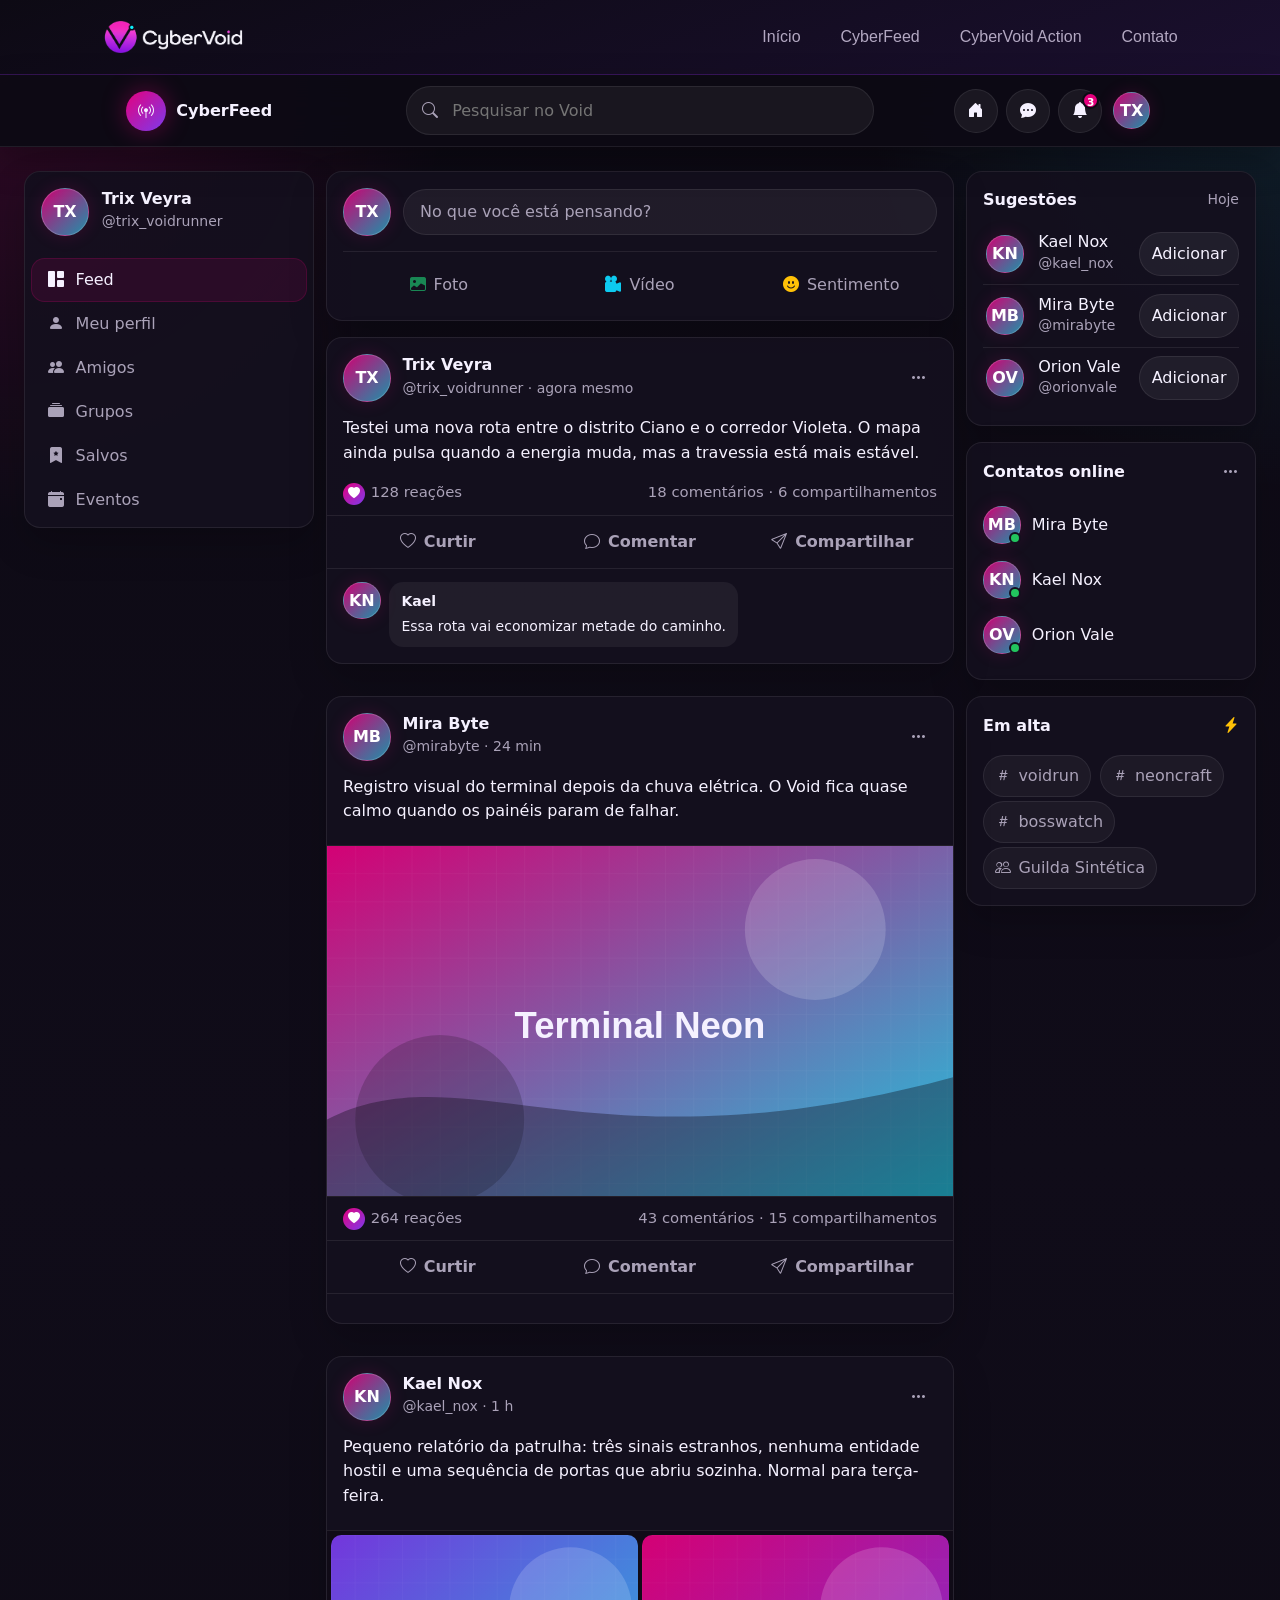
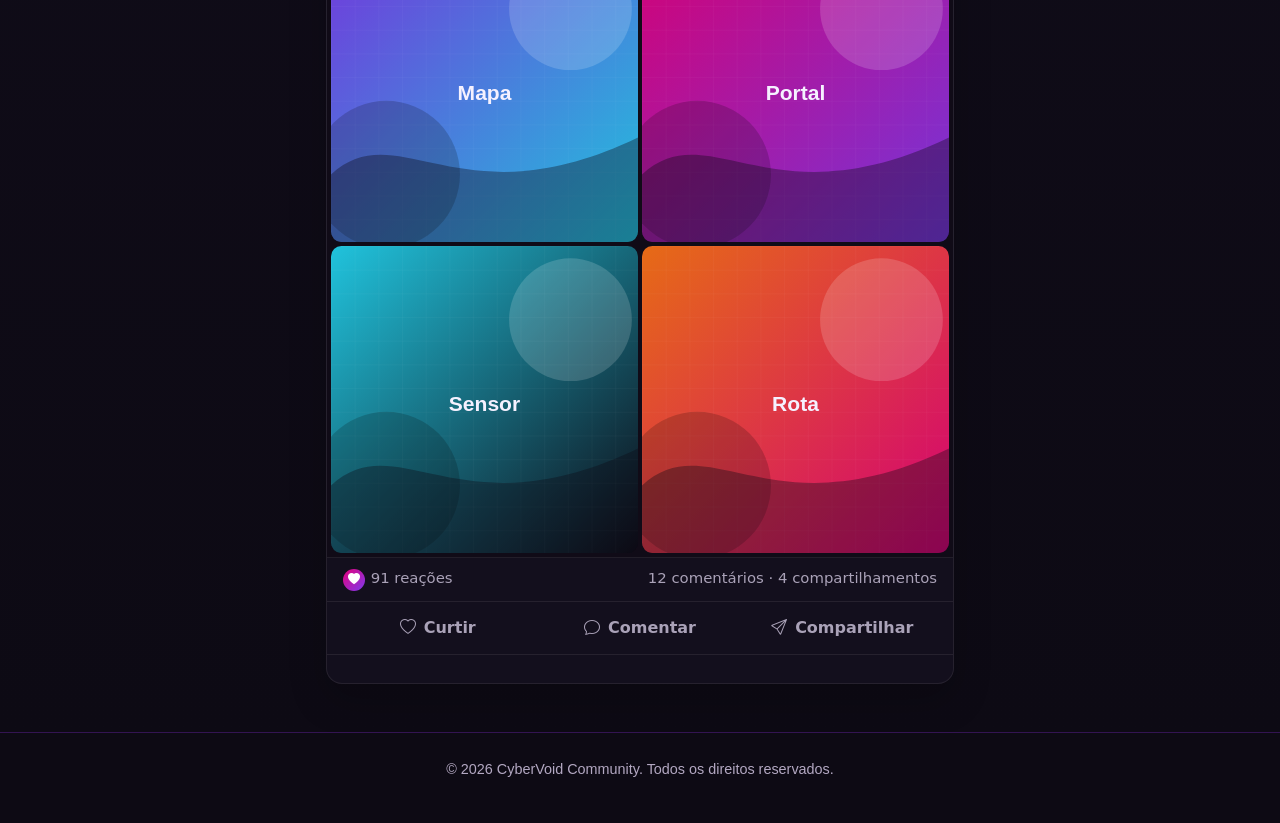
<file: cyberfeed.html>
<!DOCTYPE html>
<html lang="pt-BR">
<head>
    <meta charset="UTF-8">
    <meta name="viewport" content="width=device-width, initial-scale=1.0">
    <title>CyberVoid Community | CyberFeed</title>
    <link href="https://cdn.jsdelivr.net/npm/bootstrap@5.3.8/dist/css/bootstrap.min.css" rel="stylesheet">
    <link href="https://cdn.jsdelivr.net/npm/bootstrap-icons@1.13.1/font/bootstrap-icons.min.css" rel="stylesheet">
    <link rel="stylesheet" href="style.css">
    <link rel="stylesheet" href="cyberfeed-bootstrap.css">
</head>
<body class="cyberfeed-page">
    <div id="naves-container"></div>

    <header id="header-pagina">
        <nav class="navbar">
            <a href="index.html" class="logo" aria-label="CyberVoid — Página inicial">
                <img
                    src="images/cybervoid-logo-behavioral-transparent.png"
                    alt="CyberVoid"
                    class="site-logo-image"
                    width="1543"
                    height="412"
                >
            </a>

            <button id="menu-toggle" aria-label="Abrir menu">
                <span></span>
                <span></span>
                <span></span>
            </button>
            <ul class="nav-links" id="nav-links">
                <li><a href="index.html">Início</a></li>
                <li><a href="cyberfeed.html">CyberFeed</a></li>
                <li><a href="void-runner.html">CyberVoid Action</a></li>
                <li><a href="contato.html">Contato</a></li>
            </ul>
        </nav>
    </header>


    <!-- Nova estrutura social importada do prototipo. -->
    <main class="cyberfeed-app" data-bs-theme="dark">
        <!-- Navbar principal do protótipo. -->
        <nav class="navbar prototype-navbar">
            <div class="container-fluid gap-2 px-3 px-lg-4">
                <button class="nav-icon-button social-menu-button d-lg-none" type="button" data-bs-toggle="offcanvas" data-bs-target="#mobileMenu" aria-controls="mobileMenu" aria-label="Abrir menu social" title="Abrir menu social">
                    <i class="bi bi-list"></i>
                </button>

                <button type="button" class="brand-mark" data-route="feed" aria-label="Voltar ao Feed" title="Voltar ao Feed">
                    <span><i class="bi bi-broadcast-pin"></i></span>
                    <span>CyberFeed</span>
                </button>

                <form class="nav-search desktop-search mx-auto" role="search">
                    <i class="bi bi-search"></i>
                    <input type="search" aria-label="Pesquisar na rede" placeholder="Pesquisar no Void">
                </form>

                <div class="social-actions d-flex align-items-center gap-2 ms-auto">
                    <button type="button" class="nav-icon-button mobile-search-trigger" data-mobile-search-toggle aria-label="Buscar" title="Buscar">
                        <i class="bi bi-search"></i>
                    </button>
                    <button type="button" class="nav-icon-button mobile-home-button" data-route="feed" aria-label="Voltar ao Feed" title="Voltar ao Feed">
                        <i class="bi bi-house-door-fill"></i>
                    </button>
                    <button type="button" class="nav-icon-button direct-message-button" aria-label="Mensagens" title="Mensagens">
                        <i class="bi bi-chat-dots-fill"></i>
                    </button>
                    <button type="button" class="nav-icon-button" aria-label="Notificações" title="Notificações">
                        <i class="bi bi-bell-fill"></i>
                        <span class="notification-dot">3</span>
                    </button>
                    <div class="dropdown mobile-more-menu">
                        <button class="nav-icon-button" type="button" data-bs-toggle="dropdown" aria-expanded="false" aria-label="Mais ações" title="Mais ações">
                            <i class="bi bi-three-dots"></i>
                        </button>
                        <ul class="dropdown-menu dropdown-menu-end">
                            <li><button class="dropdown-item" type="button" data-mobile-search-toggle><i class="bi bi-search me-2"></i>Buscar</button></li>
                            <li><button class="dropdown-item" type="button"><i class="bi bi-chat-dots-fill me-2"></i>Mensagens</button></li>
                        </ul>
                    </div>
                    <div class="dropdown">
                        <button class="avatar-button" type="button" data-bs-toggle="dropdown" aria-expanded="false" aria-label="Abrir menu do usuário" title="Abrir menu do usuário">
                            <span class="avatar avatar-sm" data-avatar="Trix">TX</span>
                        </button>
                        <ul class="dropdown-menu dropdown-menu-end">
                            <li><button class="dropdown-item" type="button" data-route="profile" data-profile-target="me"><i class="bi bi-person-circle me-2"></i>Meu perfil</button></li>
                            <li><button class="dropdown-item" type="button"><i class="bi bi-gear me-2"></i>Configurações</button></li>
                            <li><hr class="dropdown-divider"></li>
                            <li><button class="dropdown-item" type="button"><i class="bi bi-box-arrow-right me-2"></i>Sair</button></li>
                        </ul>
                    </div>
                </div>

                <form class="nav-search mobile-search d-lg-none" role="search" data-mobile-search-panel hidden>
                    <i class="bi bi-search"></i>
                    <input type="search" aria-label="Pesquisar na rede" placeholder="Buscar">
                    <button type="button" class="mobile-search-close" data-mobile-search-close aria-label="Fechar busca" title="Fechar busca">
                        <i class="bi bi-x-lg"></i>
                    </button>
                </form>
            </div>
        </nav>

        <!-- Retorno discreto para a navegacao mobile ainda sem areas reais. -->
        <p class="mobile-feedback" data-mobile-feedback aria-live="polite" hidden>Em breve</p>

        <!-- Menu móvel. -->
        <div class="offcanvas offcanvas-start" tabindex="-1" id="mobileMenu" aria-labelledby="mobileMenuLabel">
            <div class="offcanvas-header">
                <h2 class="offcanvas-title fs-5" id="mobileMenuLabel">Navegação</h2>
                <button type="button" class="btn-close" data-bs-dismiss="offcanvas" aria-label="Fechar"></button>
            </div>
            <div class="offcanvas-body">
                <div class="side-profile">
                    <span class="avatar avatar-md" data-avatar="Trix">TX</span>
                    <div class="min-w-0">
                        <strong>Trix Veyra</strong>
                        <div class="muted-text small">@trix_voidrunner</div>
                    </div>
                </div>
                <nav class="nav flex-column side-menu" aria-label="Menu social móvel">
                    <button type="button" class="nav-link active" data-route="feed"><i class="bi bi-grid-1x2-fill"></i>Feed</button>
                    <button type="button" class="nav-link" data-route="profile" data-profile-target="me"><i class="bi bi-person-fill"></i>Meu perfil</button>
                    <button type="button" class="nav-link"><i class="bi bi-people-fill"></i>Amigos</button>
                    <button type="button" class="nav-link"><i class="bi bi-collection-fill"></i>Grupos</button>
                    <button type="button" class="nav-link"><i class="bi bi-bookmark-star-fill"></i>Salvos</button>
                    <button type="button" class="nav-link"><i class="bi bi-calendar-event-fill"></i>Eventos</button>
                </nav>
            </div>
        </div>

        <div class="app-shell">
            <!-- Feed global. -->
            <section class="app-view" data-view="feed" aria-live="polite">
                <div class="row g-4 align-items-start">
                    <aside class="col-lg-3 col-xl-3 d-none d-lg-block feed-side-column">
                        <div class="left-rail">
                            <section class="surface-card">
                                <button type="button" class="side-profile w-100 text-start border-0 bg-transparent" data-route="profile" data-profile-target="me">
                                    <span class="avatar avatar-md" data-avatar="Trix">TX</span>
                                    <span class="min-w-0">
                                        <strong class="d-block">Trix Veyra</strong>
                                        <span class="muted-text small">@trix_voidrunner</span>
                                    </span>
                                </button>
                                <nav class="nav flex-column side-menu" aria-label="Menu social">
                                    <button type="button" class="nav-link active" data-route="feed"><i class="bi bi-grid-1x2-fill"></i>Feed</button>
                                    <button type="button" class="nav-link" data-route="profile" data-profile-target="me"><i class="bi bi-person-fill"></i>Meu perfil</button>
                                    <button type="button" class="nav-link"><i class="bi bi-people-fill"></i>Amigos</button>
                                    <button type="button" class="nav-link"><i class="bi bi-collection-fill"></i>Grupos</button>
                                    <button type="button" class="nav-link"><i class="bi bi-bookmark-star-fill"></i>Salvos</button>
                                    <button type="button" class="nav-link"><i class="bi bi-calendar-event-fill"></i>Eventos</button>
                                </nav>
                            </section>
                        </div>
                    </aside>

                    <section class="col-12 col-lg-9 col-xl-6">
                        <article class="surface-card composer">
                            <div class="composer-top">
                                <button type="button" class="avatar-button" data-route="profile" data-profile-target="me" aria-label="Abrir perfil de Trix">
                                    <span class="avatar avatar-md" data-avatar="Trix">TX</span>
                                </button>
                                <button type="button" class="composer-prompt text-start">No que você está pensando?</button>
                            </div>
                            <div class="composer-actions">
                                <button type="button"><i class="bi bi-image-fill me-2 text-success"></i>Foto</button>
                                <button type="button"><i class="bi bi-camera-reels-fill me-2 text-info"></i>Vídeo</button>
                                <button type="button"><i class="bi bi-emoji-smile-fill me-2 text-warning"></i>Sentimento</button>
                            </div>
                        </article>

                        <div class="vstack gap-3 mt-3" data-post-list></div>
                    </section>

                    <aside class="col-xl-3 d-none d-xl-block feed-side-column">
                        <div class="right-rail">
                            <section class="surface-card right-panel">
                                <div class="panel-title">
                                    <h2>Sugestões</h2>
                                    <span class="muted-text small">Hoje</span>
                                </div>
                                <div data-suggestions></div>
                            </section>

                            <section class="surface-card right-panel">
                                <div class="panel-title">
                                    <h2>Contatos online</h2>
                                    <i class="bi bi-three-dots muted-text"></i>
                                </div>
                                <div data-contacts></div>
                            </section>

                            <section class="surface-card right-panel">
                                <div class="panel-title">
                                    <h2>Em alta</h2>
                                    <i class="bi bi-lightning-charge-fill text-warning"></i>
                                </div>
                                <div>
                                    <span class="trend-pill"><i class="bi bi-hash"></i>voidrun</span>
                                    <span class="trend-pill"><i class="bi bi-hash"></i>neoncraft</span>
                                    <span class="trend-pill"><i class="bi bi-hash"></i>bosswatch</span>
                                    <span class="trend-pill"><i class="bi bi-people"></i>Guilda Sintética</span>
                                </div>
                            </section>
                        </div>
                    </aside>
                </div>
            </section>

            <!-- Perfil visual demonstrativo. -->
            <section class="app-view" data-view="profile" aria-live="polite" hidden>
                <div class="profile-page">
                    <article class="surface-card profile-hero">
                        <div class="profile-cover">
                            <img data-profile-cover alt="">
                        </div>
                        <div class="profile-identity">
                            <span class="avatar avatar-xl" data-profile-avatar>TX</span>
                            <div class="profile-text">
                                <h1 data-profile-name>Trix Veyra</h1>
                                <p data-profile-username>@trix_voidrunner</p>
                                <p data-profile-bio>Exploradora do Void, caçadora de bugs dimensionais e fã de neon frio.</p>
                                <p class="small" data-profile-count>1.284 amigos</p>
                            </div>
                            <div class="profile-actions">
                                <button type="button" class="btn primary-action" data-profile-primary-action>Editar perfil</button>
                                <button type="button" class="btn soft-action" aria-label="Mais opções"><i class="bi bi-three-dots"></i></button>
                            </div>
                        </div>
                        <ul class="nav nav-tabs profile-tabs" id="profileTabs" role="tablist">
                            <li class="nav-item" role="presentation">
                                <button class="nav-link active" id="posts-tab" data-bs-toggle="tab" data-bs-target="#posts-pane" type="button" role="tab" aria-controls="posts-pane" aria-selected="true">Publicações</button>
                            </li>
                            <li class="nav-item" role="presentation">
                                <button class="nav-link" id="about-tab" data-bs-toggle="tab" data-bs-target="#about-pane" type="button" role="tab" aria-controls="about-pane" aria-selected="false">Sobre</button>
                            </li>
                            <li class="nav-item" role="presentation">
                                <button class="nav-link" id="friends-tab" data-bs-toggle="tab" data-bs-target="#friends-pane" type="button" role="tab" aria-controls="friends-pane" aria-selected="false">Amigos</button>
                            </li>
                            <li class="nav-item" role="presentation">
                                <button class="nav-link" id="photos-tab" data-bs-toggle="tab" data-bs-target="#photos-pane" type="button" role="tab" aria-controls="photos-pane" aria-selected="false">Fotos</button>
                            </li>
                        </ul>
                    </article>

                    <div class="tab-content profile-content" id="profileTabsContent">
                        <section class="tab-pane fade show active" id="posts-pane" role="tabpanel" aria-labelledby="posts-tab" tabindex="0">
                            <div class="row g-4">
                                <aside class="col-lg-4">
                                    <section class="surface-card right-panel">
                                        <div class="panel-title">
                                            <h2>Apresentação</h2>
                                        </div>
                                        <ul class="intro-list">
                                            <li><i class="bi bi-stars"></i><span data-profile-intro>Exploradora do Void, caçadora de bugs dimensionais e fã de neon frio.</span></li>
                                            <li><i class="bi bi-geo-alt-fill"></i><span>Setor Aurora, CyberVoid</span></li>
                                            <li><i class="bi bi-person-hearts"></i><span data-profile-followers>1.284 amigos</span></li>
                                        </ul>
                                    </section>
                                </aside>
                                <section class="col-lg-8">
                                    <article class="surface-card composer mb-3">
                                        <div class="composer-top">
                                            <span class="avatar avatar-md" data-avatar="Trix">TX</span>
                                            <button type="button" class="composer-prompt text-start">Criar uma publicação</button>
                                        </div>
                                    </article>
                                    <div class="vstack gap-3" data-profile-posts></div>
                                </section>
                            </div>
                        </section>

                        <section class="tab-pane fade" id="about-pane" role="tabpanel" aria-labelledby="about-tab" tabindex="0">
                            <article class="surface-card right-panel">
                                <div class="panel-title">
                                    <h2>Sobre</h2>
                                </div>
                                <ul class="about-list">
                                    <li><i class="bi bi-house-heart-fill"></i><span>Vive em Setor Aurora</span></li>
                                    <li><i class="bi bi-briefcase-fill"></i><span>Operadora de missões na Guilda Void Runner</span></li>
                                    <li><i class="bi bi-mortarboard-fill"></i><span>Estudou criptografia visual na Academia Neon</span></li>
                                    <li><i class="bi bi-calendar-check-fill"></i><span>Entrou no CyberVoid em 2026</span></li>
                                    <li><i class="bi bi-link-45deg"></i><span>cybervoid.local/trix</span></li>
                                </ul>
                            </article>
                        </section>

                        <section class="tab-pane fade" id="friends-pane" role="tabpanel" aria-labelledby="friends-tab" tabindex="0">
                            <article class="surface-card right-panel">
                                <div class="panel-title">
                                    <h2>Amigos</h2>
                                    <span class="muted-text small">148 visíveis</span>
                                </div>
                                <div class="friends-grid" data-profile-friends></div>
                            </article>
                        </section>

                        <section class="tab-pane fade" id="photos-pane" role="tabpanel" aria-labelledby="photos-tab" tabindex="0">
                            <article class="surface-card right-panel">
                                <div class="panel-title">
                                    <h2>Fotos</h2>
                                    <span class="muted-text small">Grade visual</span>
                                </div>
                                <div class="cyberfeed-profile-gallery" data-profile-photos></div>
                            </article>
                        </section>
                    </div>
                </div>
            </section>
        </div>

        <!-- Navegacao inferior mobile. -->
        <nav class="mobile-bottom-nav" aria-label="Navegação inferior da CyberFeed">
            <button type="button" class="active" data-route="feed" aria-label="Feed" title="Feed">
                <i class="bi bi-grid-1x2-fill"></i>
                <span>Feed</span>
            </button>
            <button type="button" data-mobile-placeholder="Amigos" aria-label="Amigos" title="Amigos">
                <i class="bi bi-people-fill"></i>
                <span>Amigos</span>
            </button>
            <button type="button" data-mobile-placeholder="Grupos" aria-label="Grupos" title="Grupos">
                <i class="bi bi-collection-fill"></i>
                <span>Grupos</span>
            </button>
            <button type="button" data-mobile-placeholder="Salvos" aria-label="Salvos" title="Salvos">
                <i class="bi bi-bookmark-star-fill"></i>
                <span>Salvos</span>
            </button>
            <button type="button" data-route="profile" data-profile-target="me" aria-label="Perfil" title="Perfil">
                <i class="bi bi-person-fill"></i>
                <span>Perfil</span>
            </button>
        </nav>

    </main>

    <footer>
        <p>&copy; 2026 CyberVoid Community. Todos os direitos reservados.</p>
    </footer>


    <script src="javascript.js"></script>
    <script src="https://cdn.jsdelivr.net/npm/bootstrap@5.3.8/dist/js/bootstrap.bundle.min.js"></script>
    <script src="cyberfeed.js"></script>
</body>
</html>
</file>
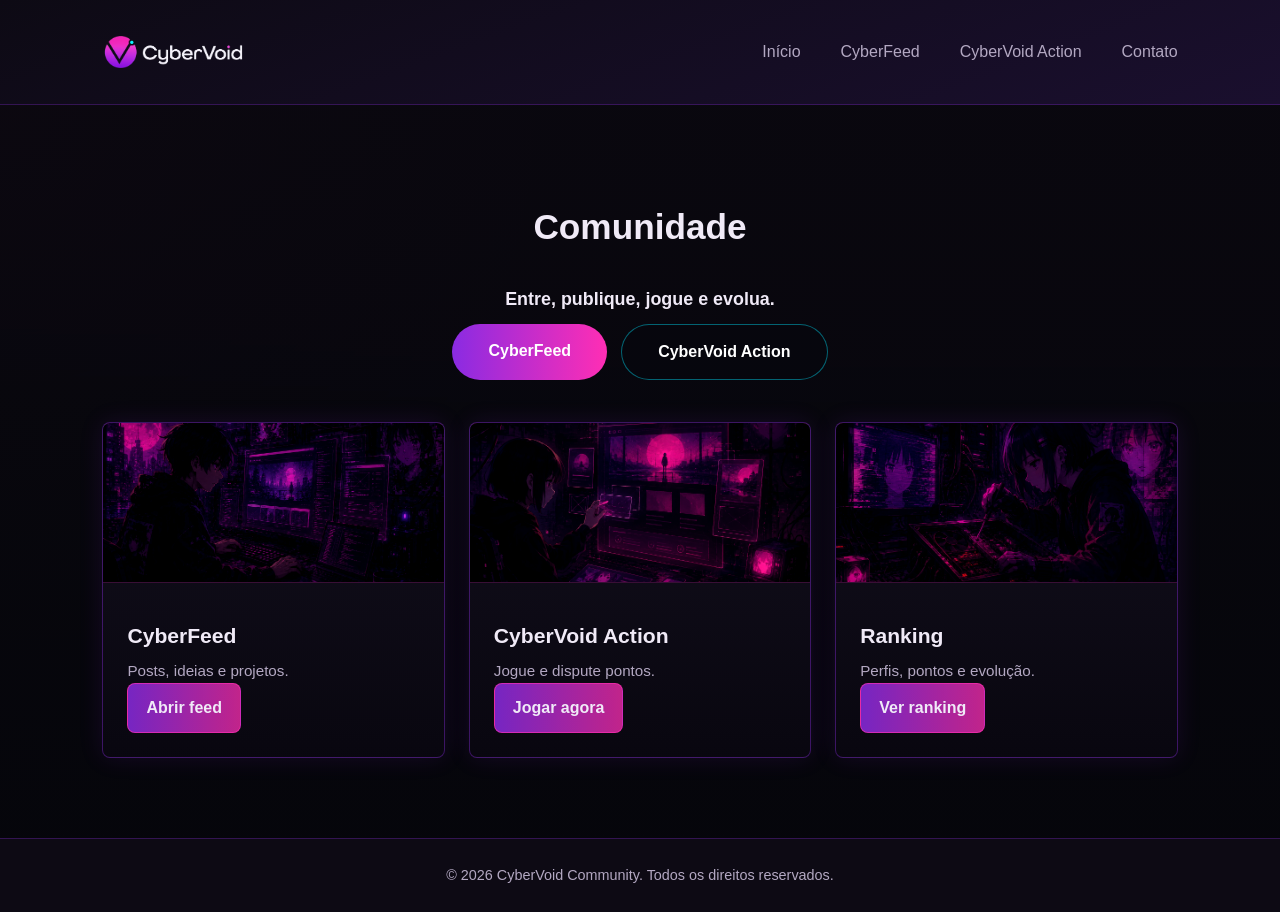
<file: servicos.html>
<!DOCTYPE html>
<html lang="pt-BR">
<head>
    <meta charset="UTF-8">
    <meta name="viewport" content="width=device-width, initial-scale=1.0">
    <title>CyberVoid Community | Comunidade</title>
    <link rel="stylesheet" href="style.css">
</head>


                    <!--O Rock Lee foi nerfado-->

                    
<body>
   
    <div id="naves-container"></div>

    
                                  <!-- HEADER -->


    <header id="header-pagina">
        <nav class="navbar">
            <a href="index.html" class="logo" aria-label="CyberVoid — Página inicial">
                <img
                    src="images/cybervoid-logo-behavioral-transparent.png"
                    alt="CyberVoid"
                    class="site-logo-image"
                    width="1543"
                    height="412"
                >
            </a>

            <!--Menu Hambúrguer-->

            
            <button id="menu-toggle" aria-label="Abrir menu">
                <span></span>
                <span></span>
                <span></span>
            </button>
            <ul class="nav-links" id="nav-links">
                <li><a href="index.html">Início</a></li>
                <li><a href="cyberfeed.html">CyberFeed</a></li>
                <li><a href="void-runner.html">CyberVoid Action</a></li>
                <li><a href="contato.html">Contato</a></li>
            </ul>
        </nav>
    </header>



    <!-- COMUNIDADE -->

    <section id="servicos" class="comunidade-section">
        <div class="secao-comunidade">
            <h2>Comunidade</h2>
            <p class="comunidade-subtitulo">Entre, publique, jogue e evolua.</p>
            <div class="hero-acoes">
                <a href="cyberfeed.html" class="btn-primary">CyberFeed</a>
                <a href="void-runner.html" class="btn-primary btn-primary-secundario">CyberVoid Action</a>
            </div>
        </div>

        <!-- Cards principais da Comunidade com as imagens antigas preservadas. -->
        <div class="servicos-grid">

            <!-- Card visual do CyberFeed. -->
            <article class="card-servico">
                <img src="images/img1site.png" alt="CyberFeed" class="ilustracao">
                <div class="card-conteudo">
                    <h3>CyberFeed</h3>
                    <p>Posts, ideias e projetos.</p>
                    <a href="cyberfeed.html" class="btn-card">Abrir feed</a>
                </div>
            </article>

            <!-- Card visual do Void Runner. -->
            <article class="card-servico">
                <img src="images/img2landing.png" alt="CyberVoid Action" class="ilustracao">
                <div class="card-conteudo">
                    <h3>CyberVoid Action</h3>
                    <p>Jogue e dispute pontos.</p>
                    <a href="void-runner.html" class="btn-card">Jogar agora</a>
                </div>
            </article>

            <!-- Card visual do ranking e perfis. -->
            <article class="card-servico">
                <img src="images/img3manutencao.png" alt="Ranking" class="ilustracao">
                <div class="card-conteudo">
                    <h3>Ranking</h3>
                    <p>Perfis, pontos e evolução.</p>
                    <a href="cyberfeed.html#ranking" class="btn-card">Ver ranking</a>
                </div>
            </article>

        </div>
    </section>

    <!-- FOOTER -->
     
    <footer>
        <p>&copy; 2026 CyberVoid Community. Todos os direitos reservados.</p>
    </footer>

    <script src="javascript.js"></script>
</body>
</html>
</file>
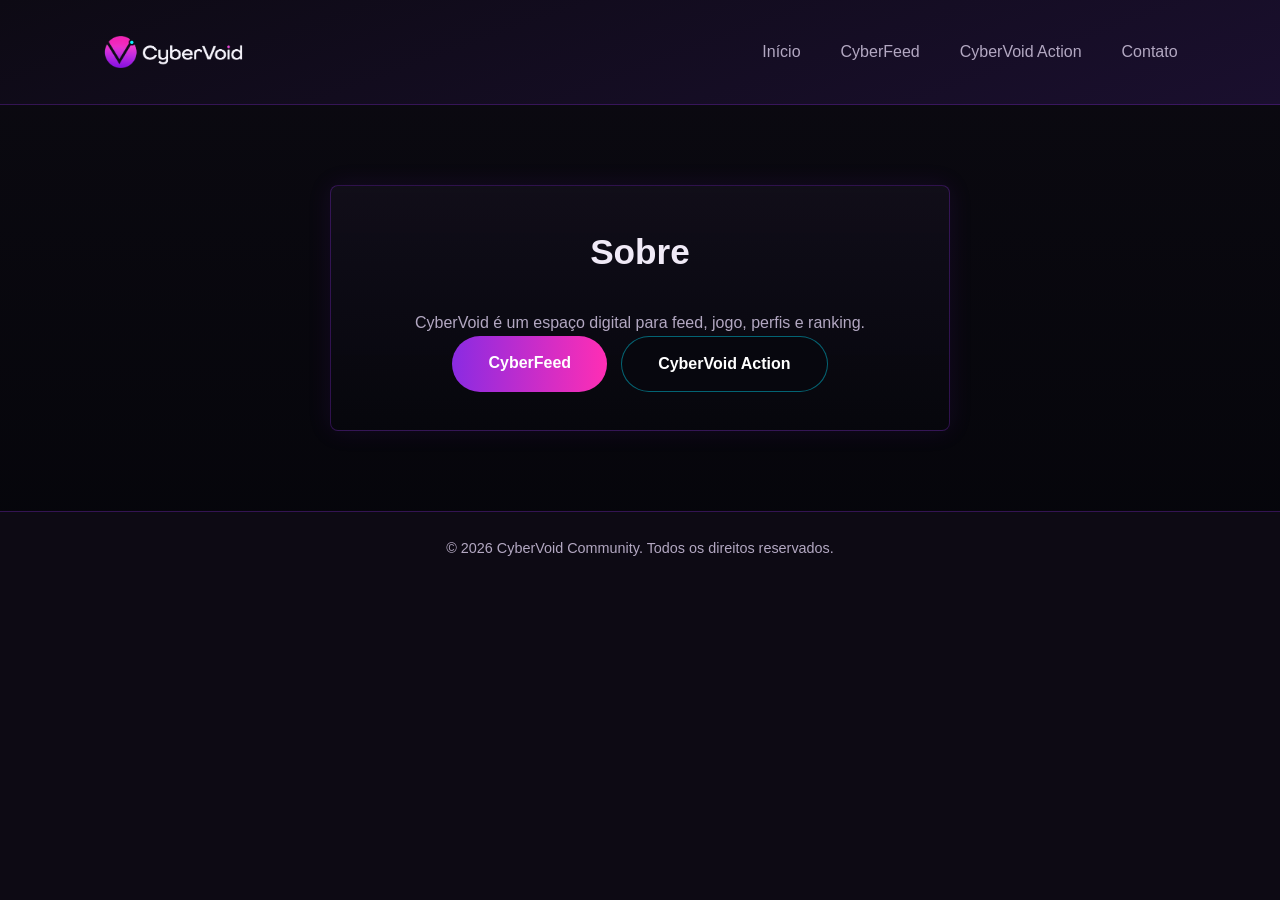
<file: sobre.html>
<!DOCTYPE html>
<html lang="pt-BR">
<head>
    <meta charset="UTF-8">
    <meta name="viewport" content="width=device-width, initial-scale=1.0">
    <title>CyberVoid Community | Sobre</title>
    <link rel="stylesheet" href="style.css">
</head>
<body>


    <!-- No final da jornada a vida nos fará pó e nos mostrará que todas as 
        nossas preucupações eram apenas vaidade e aflição de espírito. -->

                <!-- HEADER -->
    <header id="header-pagina">
        <nav class="navbar">
            <a href="index.html" class="logo" aria-label="CyberVoid — Página inicial">
                <img
                    src="images/cybervoid-logo-behavioral-transparent.png"
                    alt="CyberVoid"
                    class="site-logo-image"
                    width="1543"
                    height="412"
                >
            </a>

            <!--menu hambúrguer e links-->
            
            <button id="menu-toggle" aria-label="Abrir menu">
                <span></span>
                <span></span>
                <span></span>
            </button>
            <ul class="nav-links" id="nav-links">
                <li><a href="index.html">Início</a></li>
                <li><a href="cyberfeed.html">CyberFeed</a></li>
                <li><a href="void-runner.html">CyberVoid Action</a></li>
                <li><a href="contato.html">Contato</a></li>
            </ul>
        </nav>
    </header>

                      <!-- SOBRE --> 
                
    <section id="sobre" class="sobre-minimo-section">
        <!-- Sobre reduzido para manter o site visual e direto. -->
        <div class="sobre-minimo">
            <h2>Sobre</h2>
            <p>CyberVoid é um espaço digital para feed, jogo, perfis e ranking.</p>
            <div class="hero-acoes">
                <a href="cyberfeed.html" class="btn-primary">CyberFeed</a>
                <a href="void-runner.html" class="btn-primary btn-primary-secundario">CyberVoid Action</a>
            </div>
        </div>
    </section>

    <!-- FOOTER -->
    <footer>
        <p>&copy; 2026 CyberVoid Community. Todos os direitos reservados.</p>
    </footer>

    <script src="javascript.js"></script>
</body>
</html>
</file>
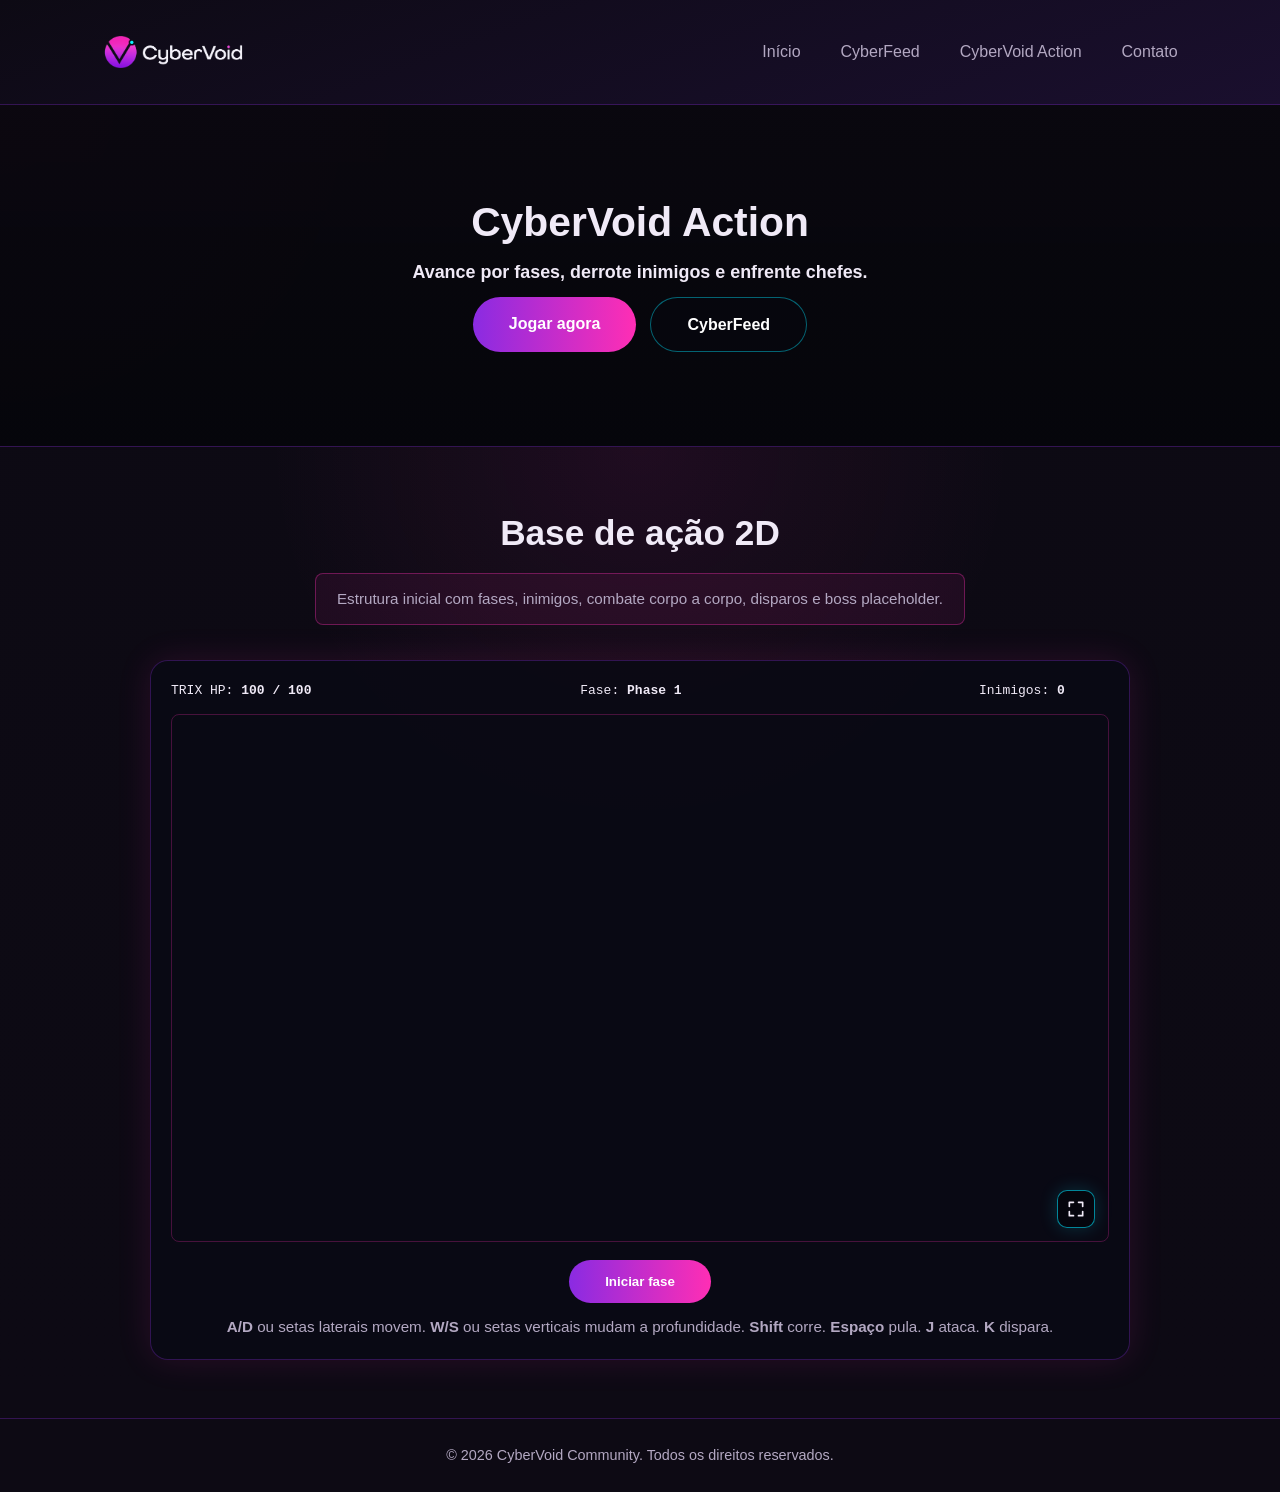
<file: void-runner.html>
<!DOCTYPE html>
<html lang="pt-BR">
<head>
    <meta charset="UTF-8">
    <meta name="viewport" content="width=device-width, initial-scale=1.0">
    <title>CyberVoid Community | CyberVoid Action</title>
    <link rel="stylesheet" href="style.css">
</head>
<body>

    <div id="naves-container"></div>

    <!-- HEADER -->
    <header id="header-pagina">
        <nav class="navbar">
            <a href="index.html" class="logo" aria-label="CyberVoid — Página inicial">
                <img
                    src="images/cybervoid-logo-behavioral-transparent.png"
                    alt="CyberVoid"
                    class="site-logo-image"
                    width="1543"
                    height="412"
                >
            </a>

            <!-- Menu hambúrguer padrão do site. -->
            <button id="menu-toggle" aria-label="Abrir menu">
                <span></span>
                <span></span>
                <span></span>
            </button>
            <ul class="nav-links" id="nav-links">
                <li><a href="index.html">Início</a></li>
                <li><a href="cyberfeed.html">CyberFeed</a></li>
                <li><a href="void-runner.html">CyberVoid Action</a></li>
                <li><a href="contato.html">Contato</a></li>
            </ul>
        </nav>
    </header>

    <!-- Hero exclusivo da pagina do jogo. -->
    <section class="pagina-comunidade-hero void-runner-hero">
        <div class="secao-comunidade">
            <h1>CyberVoid Action</h1>
            <p class="comunidade-subtitulo">Avance por fases, derrote inimigos e enfrente chefes.</p>
            <div class="hero-acoes">
                <a href="#void-runner" class="btn-primary">Jogar agora</a>
                <a href="cyberfeed.html" class="btn-primary btn-primary-secundario">CyberFeed</a>
            </div>
        </div>
    </section>

    <!-- Area real do jogo de acao por fases. -->
    <section id="void-runner" class="void-runner-section">
        <div class="void-runner-container">
            <div class="void-runner-info">
                <h2>Base de ação 2D</h2>
                <p class="void-runner-aviso">Estrutura inicial com fases, inimigos, combate corpo a corpo, disparos e boss placeholder.</p>
            </div>

            <div class="game-panel">
                <div class="game-header">
                    <span>TRIX HP: <strong id="void-player-health">100 / 100</strong></span>
                    <span>Fase: <strong id="void-current-phase">Phase 1</strong></span>
                    <span>Inimigos: <strong id="void-enemies-left">0</strong></span>
                </div>

                <div class="game-stage" id="void-game-stage">
                    <canvas id="void-game" width="900" height="507"></canvas>
                    <button id="toggle-fullscreen-game" class="game-fullscreen-button" type="button" aria-label="Entrar em tela cheia" title="Entrar em tela cheia" data-fullscreen="false">
                        <svg class="fullscreen-icon fullscreen-icon-expand" viewBox="0 0 24 24" aria-hidden="true" focusable="false">
                            <path d="M4 9V4h5M20 9V4h-5M4 15v5h5M20 15v5h-5"></path>
                        </svg>
                        <svg class="fullscreen-icon fullscreen-icon-exit" viewBox="0 0 24 24" aria-hidden="true" focusable="false">
                            <path d="M9 4v5H4M15 4v5h5M9 20v-5H4M15 20v-5h5"></path>
                        </svg>
                    </button>
                </div>

                <div class="game-controls">
                    <button id="start-void-game" class="btn-primary">Iniciar fase</button>
                    <p><strong>A/D</strong> ou setas laterais movem. <strong>W/S</strong> ou setas verticais mudam a profundidade. <strong>Shift</strong> corre. <strong>Espaço</strong> pula. <strong>J</strong> ataca. <strong>K</strong> dispara.</p>
                </div>
            </div>
        </div>
    </section>

    <!-- FOOTER -->
    <footer>
        <p>&copy; 2026 CyberVoid Community. Todos os direitos reservados.</p>
    </footer>

    <script src="combat/combat-balance.js"></script>
    <script src="effects/effects.js"></script>
    <script src="enemies/enemy-system.js"></script>
    <script src="combat/combat-system.js"></script>
    <script src="boss/boss-system.js"></script>
    <script src="levels/level-system.js"></script>
    <script src="levels/background-manager.js"></script>
    <script src="player/player.js"></script>
    <script src="levels/cybervoid-action-game.js"></script>
    <script src="javascript.js"></script>
</body>
</html>
</file>
<file: style.css>
/* ===== RESET E BASE ===== */
* {
    margin: 0;
    padding: 0;
    box-sizing: border-box;
}

[hidden] {
    display: none !important;
}

:root {
    --bg-dark: #0d0a14;
    --bg-section: #14101f;
    --roxo: #8a2be2;
    --magenta: #ff2eb4;
    --ciano: #00e5ff;
    --texto-claro: #f0eaf7;
    --texto-cinza: #b3a8c2;
    --borda: rgba(138, 43, 226, 0.3);
}

body {
    font-family: 'Segoe UI', Arial, sans-serif;
    background-color: var(--bg-dark);
    color: var(--texto-claro);
    line-height: 1.6;
    overflow-x: hidden;
}

h1, h2, h3 {
    font-weight: 700;
}

a {
    text-decoration: none;
    color: inherit;
}

ul {
    list-style: none;
}

section {
    padding: 80px 8%;
}

/* ===== HEADER / NAVBAR ===== */
#header {
    background: linear-gradient(160deg, var(--bg-dark) 0%, #1a0f2e 100%);
    min-height: 100vh;
    position: relative;
    z-index: 10;
}

.navbar {
    display: flex;
    justify-content: space-between;
    align-items: center;
    padding: 30px 8%;
}

.navbar .logo {
    display: flex;
    align-items: center;
}

.logo {
    flex: 0 0 auto;
    line-height: 0;
    text-decoration: none;
}

.site-logo-image {
    display: block;
    width: auto;
    height: 38px;
    max-width: 160px;
    object-fit: contain;
}

.nav-links {
    display: flex;
    align-items: center;
    gap: 40px;
    margin-block: 0;
    padding-block: 0;
}

.nav-links a {
    display: flex;
    align-items: center;
    justify-content: center;
    min-height: 44px;
    color: var(--texto-cinza);
    font-weight: 500;
    line-height: 1.2;
    transition: color 0.3s ease;
}

.nav-links a:hover {
    color: var(--magenta);
}

.nav-links .drawer-heading,
.nav-links .menu-icon {
    display: none;
}

.header-content {
    display: flex;
    flex-direction: column;
    align-items: center;
    justify-content: center;
    text-align: center;
    min-height: 75vh;
    padding: 0 10%;
}

.header-content h1 {
    font-size: 3rem;
    margin-bottom: 20px;
    background: linear-gradient(90deg, var(--roxo), var(--magenta));
    -webkit-background-clip: text;
    background-clip: text;
    color: transparent;
}

.header-content p {
    font-size: 1.2rem;
    color: var(--texto-cinza);
    margin-bottom: 30px;
}

/* Destaque da home para o novo foco de rede social com mini game. */
.hero-subtitulo {
    max-width: 760px;
    color: var(--texto-claro);
    font-size: 1.32rem;
}

.hero-acoes {
    display: flex;
    flex-wrap: wrap;
    justify-content: center;
    gap: 14px;
}

.btn-primary {
    display: inline-block;
    background: linear-gradient(90deg, var(--roxo), var(--magenta));
    color: #fff;
    padding: 14px 36px;
    border-radius: 30px;
    font-weight: 600;
    border: none;
    cursor: pointer;
    transition: transform 0.3s ease, box-shadow 0.3s ease;
}

.btn-primary:hover {
    transform: translateY(-3px);
    box-shadow: 0 10px 25px rgba(255, 46, 180, 0.4);
}

.btn-primary-secundario {
    background: rgba(8, 7, 15, 0.86);
    border: 1px solid rgba(0, 229, 255, 0.42);
}

/* Estrutura principal da aba Inicio. */
.home-header {
    min-height: 100vh;
    overflow: hidden;
    background:
        radial-gradient(circle at 18% 20%, rgba(255, 46, 180, 0.16), transparent 28%),
        radial-gradient(circle at 76% 14%, rgba(0, 229, 255, 0.11), transparent 26%),
        linear-gradient(160deg, #090711 0%, #160d24 48%, #07070d 100%);
}

.home-header::before {
    content: "";
    position: absolute;
    inset: 0;
    pointer-events: none;
    background:
        linear-gradient(rgba(255, 255, 255, 0.025) 1px, transparent 1px),
        linear-gradient(90deg, rgba(255, 255, 255, 0.018) 1px, transparent 1px);
    background-size: 44px 44px;
    mask-image: linear-gradient(to bottom, rgba(0, 0, 0, 0.82), transparent 78%);
}

.home-portal {
    position: relative;
    z-index: 1;
    padding: 0 8% 82px;
}

.home-hero {
    display: grid;
    grid-template-columns: minmax(280px, 0.72fr) minmax(340px, 1fr);
    align-items: center;
    gap: clamp(24px, 5vw, 72px);
    min-height: calc(100vh - 102px);
    padding: 24px 0 42px;
}

.home-hero-copy {
    max-width: 560px;
}

.home-kicker {
    display: inline-block;
    margin-bottom: 14px;
    color: var(--ciano);
    font-family: 'Courier New', monospace;
    font-size: 0.82rem;
    letter-spacing: 0.12em;
    text-transform: uppercase;
}

.home-hero-copy h1 {
    margin-bottom: 18px;
    font-size: clamp(2.8rem, 7vw, 6.5rem);
    line-height: 0.92;
    background: linear-gradient(90deg, #ffffff 0%, var(--magenta) 52%, var(--roxo) 100%);
    -webkit-background-clip: text;
    background-clip: text;
    color: transparent;
}

.home-hero-copy p {
    max-width: 480px;
    color: var(--texto-cinza);
    font-size: clamp(1rem, 2vw, 1.25rem);
}

/* Area de entrada da Trix. */
.home-trix-arena {
    position: relative;
    min-height: clamp(430px, 62vh, 620px);
    overflow: hidden;
    border: 1px solid rgba(138, 43, 226, 0.34);
    border-radius: 8px;
    background:
        radial-gradient(circle at 50% 30%, rgba(255, 46, 180, 0.17), transparent 28%),
        linear-gradient(180deg, rgba(12, 9, 22, 0.66), rgba(5, 5, 10, 0.92));
    box-shadow: 0 22px 58px rgba(0, 0, 0, 0.36), inset 0 0 34px rgba(138, 43, 226, 0.08);
}

.home-trix-arena::before,
.home-trix-arena::after {
    content: "";
    position: absolute;
    pointer-events: none;
}

.home-trix-arena::before {
    inset: 10% 8% auto;
    height: 44%;
    border-top: 1px solid rgba(0, 229, 255, 0.22);
    border-left: 1px solid rgba(255, 46, 180, 0.18);
    transform: skewX(-8deg);
}

.home-trix-arena::after {
    left: 0;
    right: 0;
    bottom: 15%;
    height: 1px;
    background: linear-gradient(90deg, transparent, rgba(255, 46, 180, 0.52), transparent);
    box-shadow: 0 0 18px rgba(255, 46, 180, 0.42);
}

.home-grid-glow {
    position: absolute;
    left: -10%;
    right: -10%;
    bottom: -8%;
    height: 42%;
    background:
        linear-gradient(rgba(0, 229, 255, 0.14) 1px, transparent 1px),
        linear-gradient(90deg, rgba(255, 46, 180, 0.16) 1px, transparent 1px);
    background-size: 54px 22px;
    transform: perspective(520px) rotateX(62deg);
    transform-origin: bottom;
    opacity: 0.58;
}

.home-trix-actor {
    position: absolute;
    left: 0;
    bottom: 12%;
    width: var(--trix-width, 176px);
    height: calc(var(--trix-width, 176px) * 1.7778);
    opacity: 0;
    transform: translateX(-240px);
    will-change: transform;
}

.home-trix-actor.is-ready {
    opacity: 1;
}

.home-trix-sprite {
    position: absolute;
    inset: 0;
    z-index: 2;
    background-repeat: no-repeat;
    background-size: 500% 400%;
    filter:
        drop-shadow(0 0 12px rgba(255, 46, 180, 0.34))
        drop-shadow(0 0 26px rgba(0, 229, 255, 0.18));
}

/* Controle dos frames de caminhada. */
.home-trix-sprite.is-walking {
    background-image: url("images/void-runner/player_woman/Dream25-ezgif.com-gif-to-sprite-converter-Photoroom.png");
    background-size: 500% 200%;
}

/* Transicao da caminhada para idle. */
.home-trix-sprite.is-idle {
    background-image: url("images/void-runner/player_woman/Dream223-ezgif.com-gif-to-sprite-converter.png");
    animation: home-trix-idle-breathe 3.8s ease-in-out infinite;
}

.home-trix-shadow {
    position: absolute;
    left: 16%;
    right: 10%;
    bottom: -4px;
    z-index: 1;
    height: 20px;
    border-radius: 50%;
    background: radial-gradient(ellipse, rgba(255, 46, 180, 0.44), rgba(138, 43, 226, 0.2) 48%, transparent 76%);
    filter: blur(7px);
}

/* Caixa de dialogo. */
.home-trix-dialog {
    position: absolute;
    left: 50%;
    bottom: clamp(22px, 7vh, 52px);
    max-width: min(320px, calc(100% - 40px));
    padding: 14px 18px;
    border: 1px solid rgba(0, 229, 255, 0.44);
    border-radius: 8px;
    background: rgba(7, 8, 16, 0.88);
    box-shadow: 0 0 24px rgba(0, 229, 255, 0.12), inset 0 0 18px rgba(255, 46, 180, 0.08);
    color: var(--texto-claro);
    font-family: 'Courier New', monospace;
    opacity: 0;
    transform: translate(-50%, 14px);
    transition: opacity 0.4s ease, transform 0.4s ease;
}

.home-trix-dialog.is-visible {
    opacity: 1;
    transform: translate(-50%, 0);
}

.home-trix-dialog::before {
    content: "";
    position: absolute;
    left: 24px;
    top: -7px;
    width: 12px;
    height: 12px;
    border-top: 1px solid rgba(0, 229, 255, 0.44);
    border-left: 1px solid rgba(0, 229, 255, 0.44);
    background: rgba(7, 8, 16, 0.88);
    transform: rotate(45deg);
}

/* Cards de acesso. */
.home-access {
    padding: 12px 0 0;
    opacity: 0;
    transform: translateY(18px);
    transition: opacity 0.6s ease, transform 0.6s ease;
}

.home-access.is-visible {
    opacity: 1;
    transform: translateY(0);
}

.home-access h2 {
    margin-bottom: 22px;
    text-align: center;
    font-size: clamp(1.5rem, 3vw, 2.3rem);
}

.home-access-grid {
    display: grid;
    grid-template-columns: repeat(3, minmax(0, 1fr));
    gap: 26px;
    max-width: 1200px;
    margin: 0 auto;
}

.home-access-card {
    position: relative;
    display: flex;
    overflow: hidden;
    flex-direction: column;
    justify-content: flex-start;
    min-height: 100%;
    padding: 0;
    border: 1px solid rgba(138, 43, 226, 0.36);
    border-radius: 8px;
    background: linear-gradient(180deg, rgba(14, 11, 22, 0.98), rgba(7, 7, 13, 0.98));
    color: inherit;
    box-shadow: 0 18px 42px rgba(0, 0, 0, 0.3);
    transition: transform 0.3s ease, border-color 0.3s ease, box-shadow 0.3s ease;
}

.home-access-card:hover,
.home-access-card:focus-visible {
    transform: translateY(-5px);
    border-color: rgba(255, 46, 180, 0.72);
    box-shadow: 0 22px 48px rgba(255, 46, 180, 0.16);
    outline: none;
}

/* Imagem separada da área informativa. */
.home-access-media {
    width: 100%;
    aspect-ratio: 3 / 2;
    overflow: hidden;
    border-bottom: 1px solid rgba(138, 43, 226, 0.28);
    background: #05050a;
}

.home-access-image {
    display: block;
    width: 100%;
    height: 100%;
    object-fit: contain;
    opacity: 1;
    filter: none;
    transition: transform 0.35s ease;
}

.home-access-card:hover .home-access-image,
.home-access-card:focus-visible .home-access-image {
    transform: scale(1.018);
}

/* Área informativa compacta. */
.home-access-content {
    display: flex;
    flex: 1;
    flex-direction: column;
    min-height: 210px;
    padding: 22px 24px 24px;
}

.auth-card-pending .home-access-content {
    visibility: hidden;
}

.home-access-card h3 {
    margin-bottom: 10px;
    color: var(--texto-claro);
    font-size: clamp(1.35rem, 2.4vw, 1.8rem);
}

.home-access-card p {
    max-width: 460px;
    margin-bottom: 18px;
    color: var(--texto-cinza);
    font-size: 0.96rem;
}

.home-access-card .btn-card {
    align-self: flex-start;
    margin-top: auto;
}

.home-access-note {
    max-width: 760px;
    margin: 24px auto 0;
    text-align: center;
    color: var(--texto-cinza);
}

.home-motion-pending .home-access {
    pointer-events: none;
}

@keyframes home-trix-idle-breathe {
    0%, 100% {
        transform: translateY(0);
    }
    50% {
        transform: translateY(-5px);
    }
}

/* Tratamento responsivo da aba Inicio. */
@media (max-width: 1024px) {
    .home-portal {
        padding: 0 6% 68px;
    }

    .home-hero {
        grid-template-columns: 1fr;
        min-height: auto;
        padding-top: 34px;
    }

    .home-hero-copy {
        max-width: 720px;
    }

    .home-trix-arena {
        min-height: clamp(390px, 58vh, 560px);
    }

    .home-trix-actor {
        --trix-width: 154px;
    }

    .home-access-grid {
        grid-template-columns: repeat(2, minmax(0, 1fr));
    }
}

@media (max-width: 768px) {
    .home-portal {
        padding: 0 6% 56px;
    }

    .home-hero {
        gap: 28px;
        padding-top: 20px;
    }

    .home-trix-arena {
        min-height: 390px;
    }

    .home-trix-actor {
        --trix-width: 124px;
        bottom: 17%;
    }

    .home-trix-dialog {
        bottom: 18px;
        font-size: 0.9rem;
    }

    .home-access-grid {
        grid-template-columns: 1fr;
    }

    .home-access-card {
        padding: 0;
    }

    .home-access-content {
        min-height: 190px;
        padding: 20px;
    }
}

@media (max-width: 480px) {
    .home-trix-arena {
        min-height: 340px;
    }

    .home-trix-actor {
        --trix-width: 104px;
    }

    .home-access-card {
        min-height: 0;
    }

    .home-access-content {
        padding: 18px;
    }

    .auth-shell {
        padding: 34px 6% 58px;
    }

    .auth-panel-card {
        padding: 24px 18px;
    }
}

@media (prefers-reduced-motion: reduce) {
    .home-access,
    .home-trix-dialog,
    .home-access-card,
    .home-access-image {
        transition-duration: 0.01ms;
    }

    .home-trix-sprite.is-idle {
        animation: none;
    }
}

.sobre-minimo {
    border: 1px solid rgba(138, 43, 226, 0.3);
    border-radius: 8px;
    background: linear-gradient(180deg, rgba(18, 15, 27, 0.88), rgba(7, 7, 13, 0.95));
    box-shadow: 0 0 24px rgba(138, 43, 226, 0.1);
}

/* Autenticacao. */
.auth-header {
    min-height: 100vh;
}

.auth-shell {
    position: relative;
    z-index: 1;
    display: grid;
    place-items: center;
    min-height: calc(100vh - 96px);
    padding: 54px 8% 78px;
}

.auth-panel-card {
    width: min(100%, 540px);
    border: 1px solid rgba(138, 43, 226, 0.42);
    border-radius: 8px;
    background:
        radial-gradient(circle at top right, rgba(255, 46, 180, 0.08), transparent 38%),
        linear-gradient(180deg, rgba(18, 15, 27, 0.96), rgba(7, 7, 13, 0.98));
    box-shadow: 0 22px 58px rgba(0, 0, 0, 0.34), inset 0 0 28px rgba(0, 229, 255, 0.04);
}

.auth-panel-card {
    padding: 34px;
}

.auth-panel-card h1 {
    margin-bottom: 10px;
    color: var(--texto-claro);
    font-size: clamp(2rem, 5vw, 3.2rem);
    line-height: 1;
}

.auth-intro {
    margin-bottom: 22px;
    color: var(--texto-cinza);
}

.auth-tabs {
    display: grid;
    grid-template-columns: repeat(2, minmax(0, 1fr));
    gap: 8px;
    margin-bottom: 22px;
    padding: 6px;
    border: 1px solid rgba(0, 229, 255, 0.22);
    border-radius: 8px;
    background: rgba(4, 4, 10, 0.62);
}

.auth-tab {
    min-height: 42px;
    border: 1px solid transparent;
    border-radius: 7px;
    color: var(--texto-cinza);
    background: transparent;
    font: inherit;
    font-weight: 700;
    cursor: pointer;
}

.auth-tab.is-active {
    border-color: rgba(255, 46, 180, 0.54);
    color: var(--texto-claro);
    background: rgba(255, 46, 180, 0.12);
}

.auth-form {
    display: grid;
    gap: 16px;
}

.auth-form[hidden] {
    display: none;
}

.auth-form label {
    display: grid;
    gap: 7px;
    color: var(--texto-claro);
    font-size: 0.94rem;
    font-weight: 700;
}

.auth-form input {
    width: 100%;
    min-height: 46px;
    border: 1px solid rgba(138, 43, 226, 0.4);
    border-radius: 8px;
    padding: 11px 13px;
    color: var(--texto-claro);
    background: rgba(4, 4, 10, 0.78);
    font: inherit;
}

.auth-form input:focus,
.auth-tab:focus-visible {
    outline: 2px solid rgba(0, 229, 255, 0.72);
    outline-offset: 3px;
}

.auth-form button[disabled] {
    cursor: wait;
    opacity: 0.68;
}

.form-message {
    min-height: 24px;
    color: var(--texto-cinza);
    font-size: 0.92rem;
}

.form-message[data-type="error"] {
    color: #ff8aa8;
}

.form-message[data-type="success"] {
    color: #72f1c8;
}

/* ===== SOBRE ===== */
#sobre {
    background-color: var(--bg-section);
    text-align: center;
}

#sobre h2, #servicos h2, #contato h2 {
    font-size: 2.2rem;
    margin-bottom: 30px;
    text-align: center;
}

#sobre p {
    max-width: 700px;
    margin: 0 auto;
    color: var(--texto-cinza);
}

/* ===== COMUNIDADE / SERVIÇOS ===== */
.comunidade-section,
.pagina-comunidade-hero,
.universo-cybervoid-section {
    /* Fundo mais neutro para as naves aparecerem sem perder o clima cyberpunk. */
    background:
        linear-gradient(180deg, rgba(9, 8, 14, 0.82), rgba(5, 5, 10, 0.9)),
        radial-gradient(circle at top left, rgba(255, 46, 180, 0.045), transparent 38%);
}

.universo-cybervoid-section {
    padding-top: 40px;
}

/* Hero das páginas internas da Comunidade. */
.pagina-comunidade-hero {
    padding-bottom: 52px;
}

.pagina-comunidade-hero h1 {
    margin: 14px 0 12px;
    font-size: 2.55rem;
    line-height: 1.15;
    color: var(--texto-claro);
}

.pagina-aviso {
    max-width: 680px;
    margin: 22px auto 0;
    padding: 13px 16px;
    border: 1px solid rgba(0, 229, 255, 0.28);
    border-radius: 8px;
    background: rgba(0, 229, 255, 0.06);
    color: var(--texto-claro);
    font-size: 0.95rem;
}

.comunidade-tag {
    display: inline-flex;
    align-items: center;
    width: fit-content;
    border: 1px solid rgba(255, 46, 180, 0.45);
    color: var(--magenta);
    background: rgba(255, 46, 180, 0.08);
    font-size: 0.78rem;
    font-weight: 700;
    letter-spacing: 0.6px;
    text-transform: uppercase;
}

.comunidade-tag {
    border-radius: 999px;
    padding: 7px 12px;
}

.secao-comunidade {
    max-width: 820px;
    margin: 0 auto 42px;
    text-align: center;
}

.secao-comunidade h2 {
    margin: 14px 0 12px;
    font-size: 2.25rem;
    color: var(--texto-claro);
}

.comunidade-intro {
    color: var(--texto-cinza);
    font-size: 1rem;
}

.comunidade-subtitulo {
    margin-bottom: 10px;
    color: var(--texto-claro);
    font-size: 1.12rem;
    font-weight: 700;
}

.servicos-grid,
.universo-grid {
    display: grid;
    gap: 24px;
}

.servicos-grid,
.universo-grid {
    grid-template-columns: repeat(3, minmax(0, 1fr));
}

/* Grade dos quatro pilares do MVP: feed, jogo, perfil e ranking. */
.comunidade-mvp-grid {
    grid-template-columns: repeat(4, minmax(0, 1fr));
}

.card-servico,
.universo-card {
    position: relative;
    overflow: hidden;
    border: 1px solid rgba(138, 43, 226, 0.4);
    border-radius: 8px;
    background:
        linear-gradient(180deg, rgba(20, 16, 31, 0.94), rgba(9, 7, 16, 0.96));
    box-shadow: 0 0 24px rgba(138, 43, 226, 0.12);
    transition: transform 0.3s ease, border-color 0.3s ease, box-shadow 0.3s ease;
}

.card-servico::before,
.universo-card::before {
    content: "";
    position: absolute;
    inset: 0;
    border-top: 2px solid rgba(255, 46, 180, 0.5);
    pointer-events: none;
}

.card-servico:hover,
.universo-card:hover {
    transform: translateY(-6px);
    border-color: rgba(255, 46, 180, 0.75);
    box-shadow: 0 16px 35px rgba(255, 46, 180, 0.15);
}

.card-servico,
.universo-card {
    display: flex;
    flex-direction: column;
    min-height: 100%;
}

/* Cards sem imagem para a central do novo MVP. */
.card-mvp {
    min-height: 390px;
}

.card-icone {
    display: inline-flex;
    align-items: center;
    justify-content: center;
    width: 46px;
    height: 46px;
    margin-bottom: 14px;
    border: 1px solid rgba(0, 229, 255, 0.45);
    border-radius: 8px;
    color: var(--ciano);
    background: rgba(0, 229, 255, 0.07);
    font-family: 'Courier New', monospace;
    font-weight: 800;
    box-shadow: 0 0 18px rgba(0, 229, 255, 0.12);
}

.ilustracao {
    width: 100%;
    height: 160px;
    object-fit: cover;
    object-position: center;
    border-bottom: 1px solid rgba(255, 46, 180, 0.18);
    filter: saturate(1.08) contrast(1.05);
}

.card-conteudo {
    padding: 24px;
}

.card-conteudo {
    display: flex;
    flex: 1;
    flex-direction: column;
    align-items: flex-start;
}

.card-servico h3,
.universo-card h3 {
    color: var(--texto-claro);
    margin: 16px 0 10px;
    font-size: 1.32rem;
    line-height: 1.25;
}

.card-servico p,
.universo-card p {
    color: var(--texto-cinza);
    font-size: 0.95rem;
}

.beneficios-lista {
    margin: 18px 0 22px;
    display: grid;
    gap: 10px;
    text-align: left;
}

.beneficios-lista li {
    position: relative;
    color: var(--texto-cinza);
    font-size: 0.93rem;
    line-height: 1.45;
    padding-left: 22px;
}

.beneficios-lista li::before {
    content: ">";
    position: absolute;
    left: 0;
    top: 0;
    color: var(--ciano);
    font-family: 'Courier New', monospace;
    font-weight: 700;
}

.btn-card {
    display: inline-flex;
    align-items: center;
    justify-content: center;
    min-height: 42px;
    margin-top: auto;
    padding: 11px 18px;
    border: 1px solid rgba(255, 46, 180, 0.65);
    border-radius: 8px;
    color: var(--texto-claro);
    background: linear-gradient(90deg, rgba(138, 43, 226, 0.85), rgba(255, 46, 180, 0.75));
    font-weight: 700;
    transition: transform 0.3s ease, box-shadow 0.3s ease;
}

.btn-card:hover {
    transform: translateY(-2px);
    box-shadow: 0 0 18px rgba(255, 46, 180, 0.35);
}

.btn-card-menor {
    min-height: 38px;
    padding: 9px 14px;
    font-size: 0.9rem;
}

/* ===== CONTATO ===== */


#contato {
    background-color: transparent;
    position: relative;
    z-index: 2;
}

.painel-contato,
.sobre-minimo {
    max-width: 620px;
    margin: 0 auto;
    text-align: center;
}

.contato-subtitulo {
    margin: -14px 0 26px;
    color: var(--texto-cinza);
}

#form-contato {
    max-width: 500px;
    margin: 0 auto;
    display: flex;
    flex-direction: column;
    gap: 20px;
}

#form-contato input,
#form-contato textarea {
    background-color: var(--bg-dark);
    border: 1px solid var(--borda);
    border-radius: 8px;
    padding: 14px;
    color: var(--texto-claro);
    font-family: inherit;
}

#form-contato textarea {
    min-height: 120px;
    resize: vertical;
}

#form-contato input:focus,
#form-contato textarea:focus {
    outline: none;
    border-color: var(--magenta);
}

#form-contato button {
    align-self: center;
}

/* Sobre minimalista, sem terminal longo. */
.sobre-minimo-section {
    background:
        linear-gradient(180deg, rgba(9, 8, 14, 0.88), rgba(5, 5, 10, 0.94));
}

.sobre-minimo {
    padding: 38px 24px;
}

.sobre-minimo p {
    margin: 12px auto 24px;
    color: var(--texto-cinza);
}

/* ===== FOOTER ===== */
footer {
    background-color: var(--bg-dark);
    text-align: center;
    padding: 25px;
    color: var(--texto-cinza);
    font-size: 0.9rem;
    border-top: 1px solid var(--borda);
}

/* ===== HEADER DAS PÁGINAS INTERNAS (Sobre, Serviços, Contato) ===== */
#header-pagina {
    background: linear-gradient(160deg, var(--bg-dark) 0%, #1a0f2e 100%);
    border-bottom: 1px solid var(--borda);
    position: relative;
    z-index: 10;
}
/* ===== MENSAGEM DE SUCESSO (CONTATO) ===== */
#mensagem-sucesso {
    display: none;
    margin-top: 20px;
    text-align: center;
    color: var(--magenta);
    font-weight: 600;
    opacity: 0;
    transform: translateY(10px);
    transition: opacity 0.6s ease, transform 0.6s ease;
}

#mensagem-sucesso.mostrar {
    display: block;
    opacity: 1;
    transform: translateY(0);
}
/* ===== MENU HAMBÚRGUER ===== */
#menu-toggle {
    display: none;
    flex-direction: column;
    justify-content: center;
    gap: 5px;
    background: none;
    border: none;
    cursor: pointer;
    padding: 8px;
    position: relative;
    z-index: 100;
}

#menu-toggle span {
    width: 28px;
    height: 3px;
    background-color: var(--magenta);
    border-radius: 2px;
    transition: transform 0.3s ease, opacity 0.3s ease;
}

/* Transforma o hambúrguer em "X" quando o menu está aberto */
#menu-toggle.ativo span:nth-child(1) {
    transform: translateY(8px) rotate(45deg);
}

#menu-toggle.ativo span:nth-child(2) {
    opacity: 0;
}

#menu-toggle.ativo span:nth-child(3) {
    transform: translateY(-8px) rotate(-45deg);
}

/* ===== RESPONSIVO: TELAS PEQUENAS (CELULAR) ===== */


@media (max-width: 768px) {
    body.site-menu-open {
        overflow: hidden;
    }

    body::before {
        content: "";
        position: fixed;
        inset: 0;
        z-index: 1900;
        background: rgba(0, 0, 0, 0.7);
        opacity: 0;
        pointer-events: none;
        transition: opacity 220ms ease;
        backdrop-filter: blur(2px);
    }

    body.site-menu-open::before {
        opacity: 1;
        pointer-events: auto;
    }

    body.site-menu-open #header,
    body.site-menu-open #header-pagina {
        z-index: auto;
    }

    #menu-toggle {
        display: flex;
        width: 44px;
        height: 44px;
        border-radius: 14px;
        z-index: 2100;
    }

    body.site-menu-open #menu-toggle {
        position: fixed;
        top: 12px;
        right: 14px;
        background: rgba(255, 46, 180, 0.12);
        border: 1px solid rgba(255, 46, 180, 0.32);
    }

    body.site-menu-open #menu-toggle:hover,
    body.site-menu-open #menu-toggle:focus-visible {
        background: rgba(255, 46, 180, 0.18);
        box-shadow: 0 0 18px rgba(255, 46, 180, 0.2);
        outline: 2px solid rgba(0, 229, 255, 0.72);
        outline-offset: 2px;
    }

    .nav-links {
        position: fixed;
        top: 0;
        right: 0;
        left: auto;
        z-index: 2000;
        height: 100dvh;
        width: min(86vw, 340px);
        padding: 16px;
        padding-top: 0;
        background-color: #100b1a;
        flex-direction: column;
        justify-content: flex-start;
        align-items: stretch;
        gap: 8px;
        transform: translateX(100%);
        transition: transform 220ms ease;
        border-left: 1px solid rgba(255, 46, 180, 0.22);
        box-shadow: -28px 0 60px rgba(0, 0, 0, 0.52);
    }

    .nav-links.ativo {
        transform: translateX(0);
    }

    .nav-links .drawer-heading {
        display: flex;
        align-items: center;
        min-height: 68px;
        margin: 0 -16px 8px;
        padding: 0 72px 0 18px;
        border-bottom: 1px solid rgba(255, 255, 255, 0.08);
        color: var(--texto-claro);
        font-size: 1rem;
        font-weight: 800;
    }

    .nav-links li:not(.drawer-heading) {
        width: 100%;
    }

    .nav-links a {
        display: flex;
        align-items: center;
        justify-content: flex-start;
        gap: 12px;
        min-height: 50px;
        width: 100%;
        padding: 0 14px;
        border: 1px solid transparent;
        border-radius: 14px;
        color: var(--texto-cinza);
        font-weight: 700;
        text-align: left;
        transition: background 180ms ease, border-color 180ms ease, color 180ms ease, box-shadow 180ms ease;
    }

    .nav-links .menu-icon {
        display: inline-flex;
        align-items: center;
        justify-content: center;
        width: 22px;
        height: 22px;
        flex: 0 0 22px;
        fill: currentColor;
        color: var(--ciano);
    }

    .nav-links a:hover,
    .nav-links a:focus-visible {
        color: var(--texto-claro);
        border-color: rgba(0, 229, 255, 0.24);
        background: rgba(0, 229, 255, 0.08);
        outline: none;
    }

    .nav-links a[aria-current="page"] {
        color: var(--texto-claro);
        border-color: rgba(255, 46, 180, 0.34);
        background: linear-gradient(90deg, rgba(255, 46, 180, 0.2), rgba(138, 43, 226, 0.08));
        box-shadow: inset 3px 0 0 rgba(255, 46, 180, 0.82), 0 0 18px rgba(255, 46, 180, 0.09);
    }
}
/* ===== RESPONSIVIDADE GERAL ===== */

/* Tablets e telas médias */
@media (max-width: 1024px) {
    .header-content h1 {
        font-size: 2.4rem;
    }

    section {
        padding: 60px 6%;
    }

    .servicos-grid,
    .comunidade-mvp-grid,
    .universo-grid {
        grid-template-columns: repeat(2, minmax(0, 1fr));
    }
}

/* Celulares */
@media (max-width: 768px) {
    .header-content h1 {
        font-size: 1.9rem;
    }

    .header-content p {
        font-size: 1rem;
    }

    section {
        padding: 50px 6%;
    }

    #sobre h2, #servicos h2, #contato h2 {
        font-size: 1.7rem;
    }

    .servicos-grid,
    .comunidade-mvp-grid,
    .universo-grid {
        grid-template-columns: 1fr;
    }

    .hero-acoes {
        width: 100%;
    }

    .hero-acoes .btn-primary {
        width: 100%;
        max-width: 280px;
    }

    .secao-comunidade h2 {
        font-size: 1.7rem;
    }

    .pagina-comunidade-hero h1 {
        font-size: 1.9rem;
    }

    .site-logo-image {
        height: 30px;
        max-width: 120px;
    }

    .navbar {
        padding: 20px 6%;
    }
}

/* Celulares pequenos */
@media (max-width: 480px) {
    .header-content h1 {
        font-size: 1.5rem;
    }

    .header-content {
        padding: 0 5%;
        min-height: 70vh;
    }

    .btn-primary {
        padding: 12px 28px;
        font-size: 0.95rem;
    }

    #form-contato input,
    #form-contato textarea {
        padding: 12px;
        font-size: 0.95rem;
    }

    .card-servico {
        padding: 0;
    }

    .card-conteudo {
        padding: 20px;
    }

    .ilustracao {
        height: 140px;
    }

    .pagina-aviso {
        padding: 12px;
        font-size: 0.9rem;
    }

    .nav-links {
        width: min(86vw, 340px);
    }
}

@media (max-width: 768px) and (prefers-reduced-motion: reduce) {
    body::before,
    .nav-links {
        transition-duration: 1ms;
    }
}
/* ===== TELAS MUITO GRANDES (monitores 4K, ultrawide) ===== */
@media (min-width: 1600px) {
    .header-content h1 {
        font-size: 3.6rem;
    }

    .header-content p {
        font-size: 1.4rem;
    }

    section {
        padding: 100px 12%;
    }

    .servicos-grid,
    .universo-grid {
        max-width: 1400px;
        margin: 40px auto 0;
    }
}

/* ===== CELULAR NA HORIZONTAL (landscape) ===== */
@media (max-height: 480px) and (orientation: landscape) {
    .header-content {
        min-height: auto;
        padding: 40px 5%;
    }

    .header-content h1 {
        font-size: 1.6rem;
        margin-bottom: 10px;
    }

    .header-content p {
        margin-bottom: 15px;
    }

    #header {
        min-height: auto;
    }
}

/* ===== EASTER EGG: VOID SECRETO ===== */
.void-secreto {
    display: none;
    position: fixed;
    top: 0;
    left: 0;
    width: 100%;
    height: 100%;
    background-color: rgba(13, 10, 20, 0.95);
    z-index: 999;
    flex-direction: column;
    justify-content: center;
    align-items: center;
    text-align: center;
    color: var(--magenta);
    font-family: 'Courier New', monospace;
}

.void-secreto.ativo {
    display: flex;
    animation: glitch-flash 0.3s ease;
}

.void-secreto p {
    font-size: 1.4rem;
    margin: 10px 0;
    text-shadow: 0 0 10px var(--magenta);
}

.void-secreto p:last-child {
    color: var(--roxo);
    font-style: italic;
    font-size: 1.1rem;
}

@keyframes glitch-flash {
    0% { opacity: 0; transform: translateX(-10px); }
    25% { opacity: 1; transform: translateX(10px); }
    50% { opacity: 0.7; transform: translateX(-5px); }
    100% { opacity: 1; transform: translateX(0); }
}

/* ===== DICA DO EASTER EGG ===== */
.dica-secreta {
    margin-top: 8px;
    font-size: 0.75rem;
    color: rgba(179, 168, 194, 0.4);
    font-family: 'Courier New', monospace;
    letter-spacing: 0.5px;
    cursor: default;
    transition: color 0.4s ease;
}

.dica-secreta:hover {
    color: var(--magenta);
}

/* ===== TERMINAL (SOBRE) ===== */
.terminal {
    max-width: 700px;
    margin: 0 auto;
    background-color: #0a0710;
    border-radius: 10px;
    border: 1px solid var(--borda);
    overflow: hidden;
    box-shadow: 0 0 30px rgba(138, 43, 226, 0.15);
}

.terminal-barra {
    display: flex;
    align-items: center;
    gap: 8px;
    background-color: #1a0f2e;
    padding: 12px 16px;
}

.bola {
    width: 12px;
    height: 12px;
    border-radius: 50%;
    display: inline-block;
}

.vermelha { background-color: #000000; }
.amarela { background-color: #000000; }
.verde { background-color: #000301; }

.terminal-titulo {
    margin-left: 12px;
    font-family: 'Courier New', monospace;
    font-size: 0.85rem;
    color: var(--texto-cinza);
}

.terminal-corpo {
    padding: 25px 30px;
    height: 320px;
    overflow-y: auto;
}

#terminal-texto {
    font-family: 'Courier New', monospace;
    font-size: 1rem;
    line-height: 1.8;
    color: #c9f7c9;
    white-space: pre-wrap;
    display: inline;
}

.cursor-terminal {
    font-family: 'Courier New', monospace;
    color: var(--magenta);
    animation: piscar 1s step-end infinite;
}

@keyframes piscar {
    0%, 50% { opacity: 1; }
    51%, 100% { opacity: 0; }
}

/* ===== NAVES ANIMADAS (FUNDO) ===== */
#naves-container {
    position: fixed;
    top: 0;
    left: 0;
    width: 100%;
    height: 100%;
    overflow: hidden;
    pointer-events: none;
    z-index: 0;
}

.nave {
    position: absolute;
    width: 60px;
    height: 60px;
    opacity: 0;
    animation: voar linear forwards;
    /* Brilho levemente maior para destacar as naves no fundo mais escuro. */
    filter: drop-shadow(0 0 10px #00e5ff) drop-shadow(0 0 22px rgba(0, 229, 255, 0.82));
}

.nave svg {
    width: 100%;
    height: 100%;
}


@keyframes voar {
    0% {
        opacity: 0;
        transform: translate(0, 0) rotate(var(--angulo));
    }
    10% {
        opacity: 0.88;
    }
    90% {
        opacity: 0.88;
    }
    100% {
        opacity: 0;
        transform: translate(var(--destino-x), var(--destino-y)) rotate(var(--angulo));
    }
}

/* Garante que o conteúdo da página fique acima das naves */
header, section, footer {
    position: relative;
    z-index: 1;
}


/* ===== MINI GAME: VOID RUNNER ===== */

.void-runner-section {
    padding: 58px 8%;
    background:
        radial-gradient(circle at top, rgba(255, 46, 180, 0.08), transparent 32%),
        linear-gradient(180deg, rgba(13, 10, 20, 0.98), var(--bg-dark));
    border-top: 1px solid var(--borda);
}

.void-runner-container {
    max-width: 1100px;
    margin: 0 auto;
}

.void-runner-info {
    text-align: center;
    margin-bottom: 35px;
}

.void-runner-tag {
    display: inline-block;
    margin-bottom: 12px;
    padding: 6px 14px;
    border: 1px solid var(--magenta);
    color: var(--magenta);
    border-radius: 999px;
    font-size: 0.85rem;
    letter-spacing: 1px;
    text-transform: uppercase;
}

.void-runner-info h2 {
    font-size: 2.2rem;
    margin-bottom: 12px;
    color: var(--texto-claro);
}

.void-runner-info h3 {
    margin-bottom: 10px;
    color: var(--ciano);
    font-size: 1.08rem;
}

.void-runner-info p {
    max-width: 650px;
    margin: 0 auto;
    color: var(--texto-cinza);
    line-height: 1.7;
}

.void-runner-aviso {
    margin-top: 16px;
    padding: 12px 16px;
    border: 1px solid rgba(255, 46, 180, 0.35);
    border-radius: 8px;
    background: rgba(255, 46, 180, 0.08);
    color: var(--texto-claro);
    font-size: 0.95rem;
}

.game-panel {
    max-width: 980px;
    margin: 0 auto;
    padding: 20px;
    border: 1px solid var(--borda);
    border-radius: 18px;
    background: rgba(10, 10, 20, 0.85);
    box-shadow: 0 0 35px rgba(255, 46, 180, 0.12);
}

.game-header {
    display: flex;
    gap: 14px;
    flex-wrap: wrap;
    justify-content: space-between;
    margin-bottom: 12px;
    color: var(--texto-claro);
    font-family: monospace;
}

.game-header span {
    min-width: 130px;
}

.game-stage {
    position: relative;
}

#void-game {
    width: 100%;
    height: auto;
    display: block;
    aspect-ratio: 16 / 9;
    border-radius: 8px;
    background: transparent;
    border: 1px solid rgba(255, 46, 180, 0.25);
}

.game-fullscreen-button {
    position: absolute;
    right: 14px;
    bottom: 14px;
    z-index: 3;
    display: grid;
    place-items: center;
    width: 38px;
    height: 38px;
    padding: 0;
    border: 1px solid rgba(0, 229, 255, 0.58);
    border-radius: 10px;
    color: var(--texto-claro);
    background: rgba(4, 4, 12, 0.76);
    box-shadow: 0 0 18px rgba(0, 229, 255, 0.18);
    cursor: pointer;
}

.game-fullscreen-button:hover {
    border-color: rgba(255, 46, 180, 0.76);
    box-shadow: 0 0 20px rgba(255, 46, 180, 0.24);
}

.fullscreen-icon {
    width: 20px;
    height: 20px;
    fill: none;
    stroke: currentColor;
    stroke-width: 2;
    stroke-linecap: round;
    stroke-linejoin: round;
}

.game-fullscreen-button[data-fullscreen="false"] .fullscreen-icon-exit,
.game-fullscreen-button[data-fullscreen="true"] .fullscreen-icon-expand {
    display: none;
}

.game-stage:fullscreen {
    display: grid;
    place-items: center;
    width: 100vw;
    height: 100vh;
    background: #020208;
}

.game-stage:-webkit-full-screen {
    display: grid;
    place-items: center;
    width: 100vw;
    height: 100vh;
    background: #020208;
}

.game-stage:fullscreen #void-game,
.game-stage:-webkit-full-screen #void-game {
    width: 100vw;
    height: 100vh;
    object-fit: contain;
    border: 0;
    border-radius: 0;
}

.game-controls {
    margin-top: 18px;
    text-align: center;
}

.game-controls p {
    margin-top: 12px;
    color: var(--texto-cinza);
    font-size: 0.95rem;
    overflow-wrap: anywhere;
}

/* Responsividade do mini game */

@media (max-width: 768px) {
    .void-runner-section {
        padding: 60px 6%;
    }

    .void-runner-info h2 {
        font-size: 1.8rem;
    }

    .game-panel {
        padding: 14px;
    }

    .game-header {
        font-size: 0.9rem;
    }

    .game-controls p {
        font-size: 0.85rem;
    }
}
</file>
